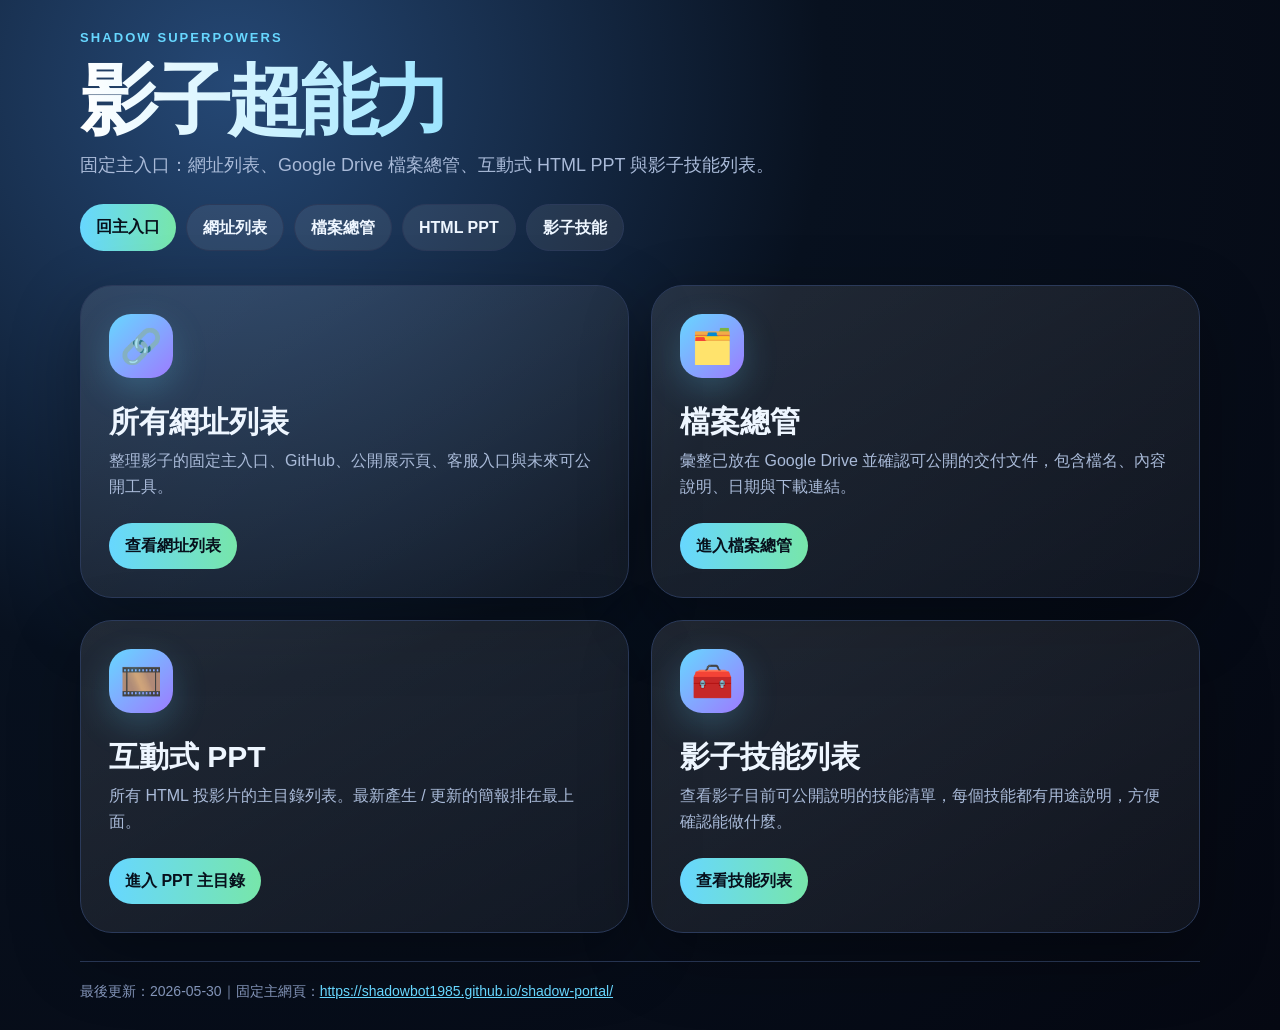
<file: index.html>
<!doctype html><html lang="zh-Hant"><head><meta charset="utf-8"/><meta name="viewport" content="width=device-width, initial-scale=1"/><title>影子超能力</title><meta name="description" content="固定主入口：網址列表、Google Drive 檔案總管、互動式 HTML PPT 與影子技能列表。"/><link rel="stylesheet" href="./style.css"/></head><body><main class="wrap"><section class="hero"><div class="eyebrow">Shadow Superpowers</div><h1 class="title">影子超能力</h1><p class="lead">固定主入口：網址列表、Google Drive 檔案總管、互動式 HTML PPT 與影子技能列表。</p><div class="nav"><a class="pill" href="./">回主入口</a><a class="pill secondary" href="./websites.html">網址列表</a><a class="pill secondary" href="./file-manager.html">檔案總管</a><a class="pill secondary" href="./ppt-catalog/">HTML PPT</a><a class="pill secondary" href="./shadow-skills.html">影子技能</a></div></section><section class="grid" aria-label="主功能入口">
<a class="card" href="./websites.html"><div><div class="icon">🔗</div><h2>所有網址列表</h2><p>整理影子的固定主入口、GitHub、公開展示頁、客服入口與未來可公開工具。</p></div><span class="go">查看網址列表</span></a>
<a class="card" href="./file-manager.html"><div><div class="icon">🗂️</div><h2>檔案總管</h2><p>彙整已放在 Google Drive 並確認可公開的交付文件，包含檔名、內容說明、日期與下載連結。</p></div><span class="go">進入檔案總管</span></a>
<a class="card" href="./ppt-catalog/"><div><div class="icon">🎞️</div><h2>互動式 PPT</h2><p>所有 HTML 投影片的主目錄列表。最新產生 / 更新的簡報排在最上面。</p></div><span class="go">進入 PPT 主目錄</span></a>
<a class="card" href="./shadow-skills.html"><div><div class="icon">🧰</div><h2>影子技能列表</h2><p>查看影子目前可公開說明的技能清單，每個技能都有用途說明，方便確認能做什麼。</p></div><span class="go">查看技能列表</span></a>
</section><div class="footer">最後更新：2026-05-30｜固定主網頁：<a href="https://shadowbot1985.github.io/shadow-portal/">https://shadowbot1985.github.io/shadow-portal/</a></div></main></body></html>
</file>
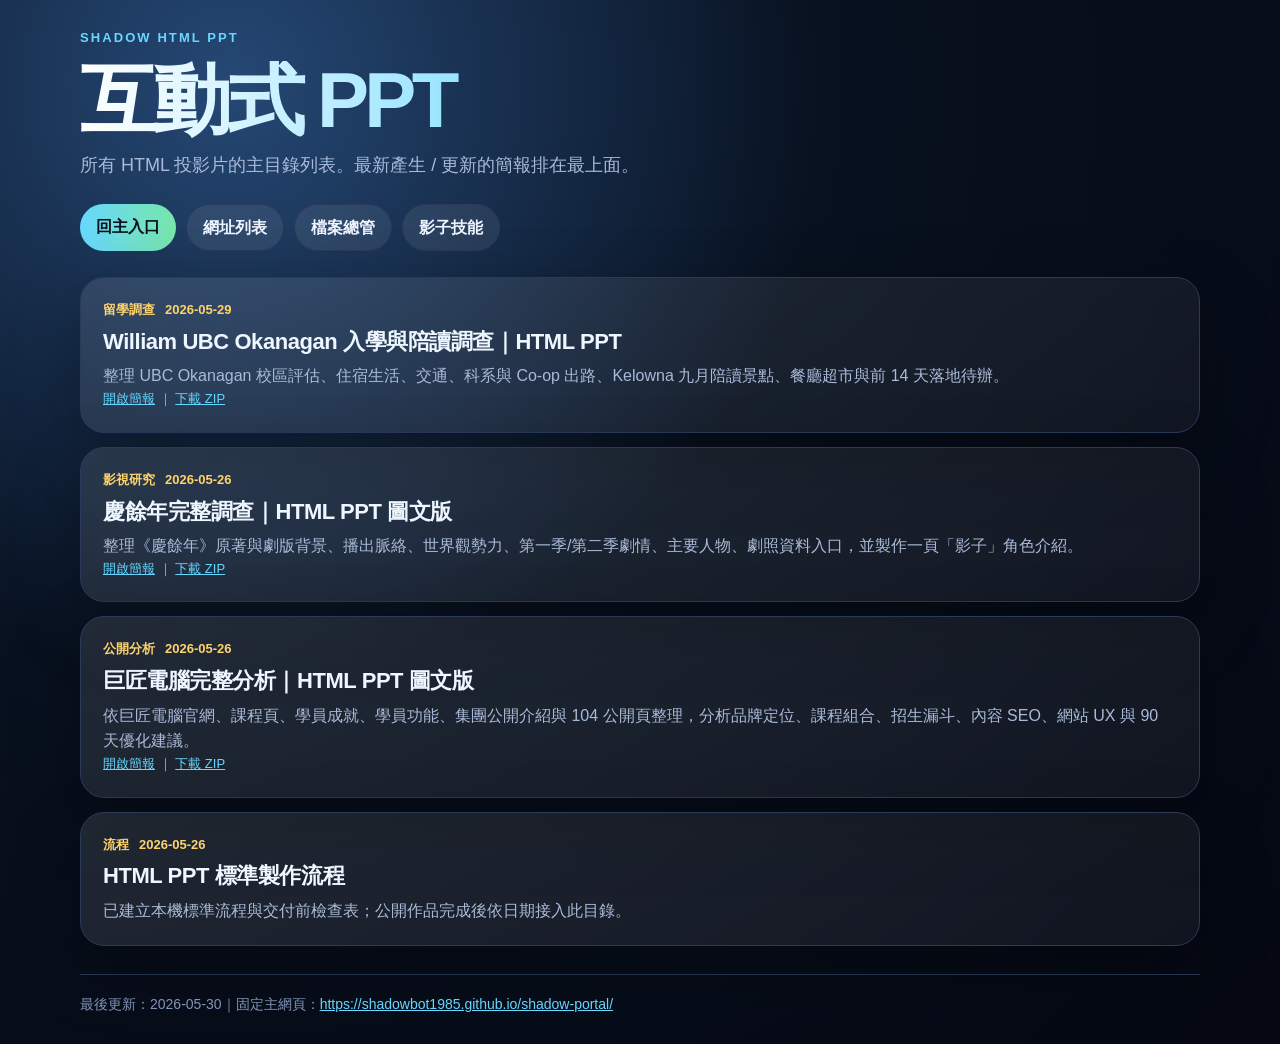
<file: ppt-catalog/index.html>
<!doctype html><html lang="zh-Hant"><head><meta charset="utf-8"/><meta name="viewport" content="width=device-width, initial-scale=1"/><title>影子 HTML PPT</title><link rel="stylesheet" href="../style.css"/></head><body><main class="wrap"><section class="hero"><div class="eyebrow">Shadow HTML PPT</div><h1 class="title">互動式 PPT</h1><p class="lead">所有 HTML 投影片的主目錄列表。最新產生 / 更新的簡報排在最上面。</p><div class="nav"><a class="pill" href="../">回主入口</a><a class="pill secondary" href="../websites.html">網址列表</a><a class="pill secondary" href="../file-manager.html">檔案總管</a><a class="pill secondary" href="../shadow-skills.html">影子技能</a></div></section><section class="list">
<article class="item"><div class="meta"><span>留學調查</span><span>2026-05-29</span></div><h2>William UBC Okanagan 入學與陪讀調查｜HTML PPT</h2><p>整理 UBC Okanagan 校區評估、住宿生活、交通、科系與 Co-op 出路、Kelowna 九月陪讀景點、餐廳超市與前 14 天落地待辦。</p><p class="small"><a href="./ubco-william-guide/">開啟簡報</a> ｜ <a href="../ubco-william-guide-html-ppt.zip" download>下載 ZIP</a></p></article>
<article class="item"><div class="meta"><span>影視研究</span><span>2026-05-26</span></div><h2>慶餘年完整調查｜HTML PPT 圖文版</h2><p>整理《慶餘年》原著與劇版背景、播出脈絡、世界觀勢力、第一季/第二季劇情、主要人物、劇照資料入口，並製作一頁「影子」角色介紹。</p><p class="small"><a href="./joy-of-life-research/index.html">開啟簡報</a> ｜ <a href="../joy-of-life-research-html-ppt.zip" download>下載 ZIP</a></p></article>
<article class="item"><div class="meta"><span>公開分析</span><span>2026-05-26</span></div><h2>巨匠電腦完整分析｜HTML PPT 圖文版</h2><p>依巨匠電腦官網、課程頁、學員成就、學員功能、集團公開介紹與 104 公開頁整理，分析品牌定位、課程組合、招生漏斗、內容 SEO、網站 UX 與 90 天優化建議。</p><p class="small"><a href="./pcschool-analysis/">開啟簡報</a> ｜ <a href="https://drive.google.com/open?id=1v2HPYc5zmQ432enmFFgIwRPtdzl7knt0">下載 ZIP</a></p></article>
<article class="item"><div class="meta"><span>流程</span><span>2026-05-26</span></div><h2>HTML PPT 標準製作流程</h2><p>已建立本機標準流程與交付前檢查表；公開作品完成後依日期接入此目錄。</p></article>
</section><div class="footer">最後更新：2026-05-30｜固定主網頁：<a href="https://shadowbot1985.github.io/shadow-portal/">https://shadowbot1985.github.io/shadow-portal/</a></div></main></body></html>
</file>
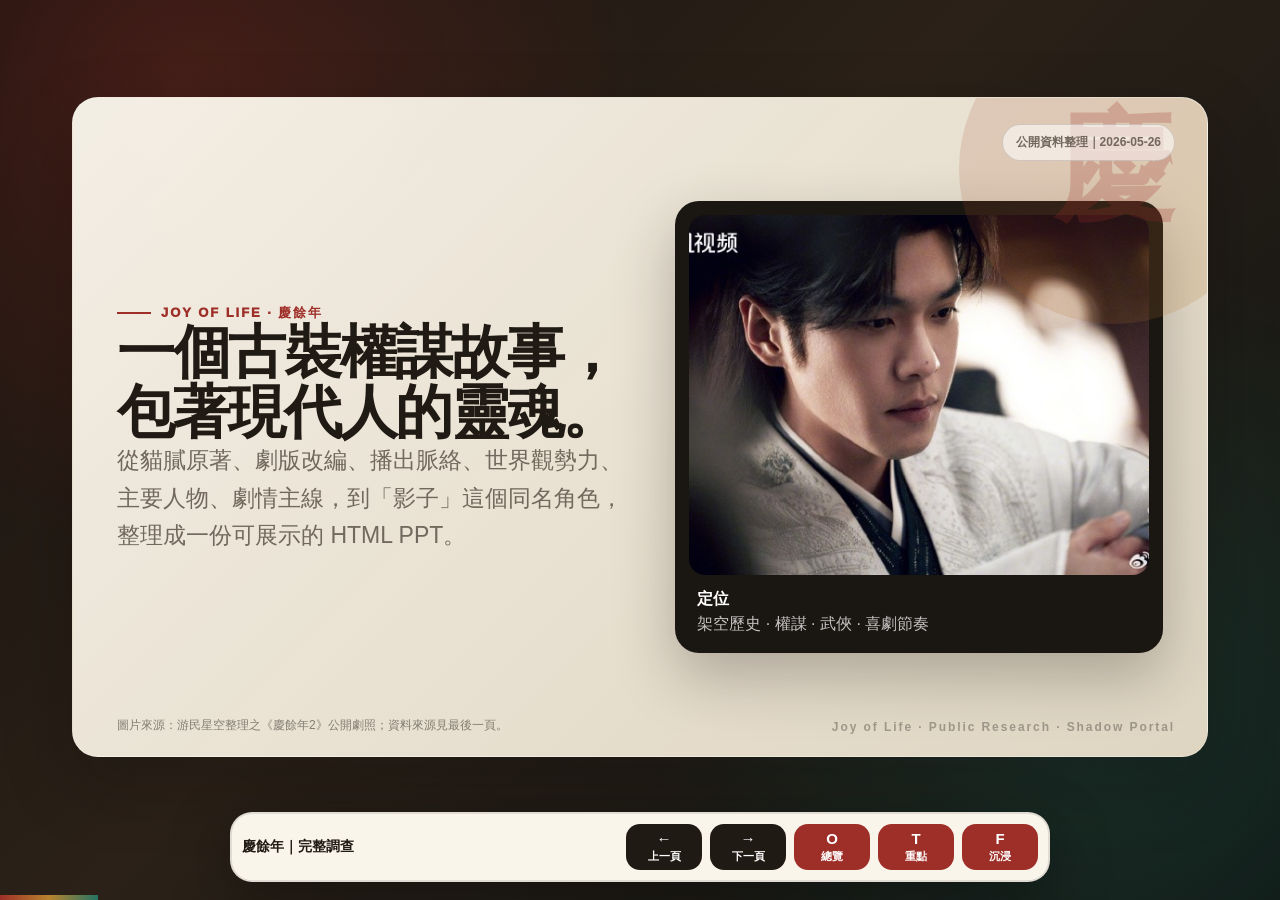
<file: ppt-catalog/joy-of-life-research/index.html>
<!doctype html>
<html lang="zh-Hant">
<head>
  <meta charset="utf-8" />
  <meta name="viewport" content="width=device-width, initial-scale=1" />
  <title>慶餘年完整調查｜HTML PPT</title>
  <meta name="description" content="《慶餘年》IP 背景、劇版脈絡、世界觀、主要人物、劇情線、劇照資料入口與影子角色介紹。" />
  <link rel="stylesheet" href="style.css">
</head>
<body>
<div class="deck" id="deck">
  <section class="slide active hero"><div class="canvas">
    <div class="mark">慶</div><span class="badge">公開資料整理｜2026-05-26</span>
    <div class="hero-grid">
      <div>
        <div class="kicker">Joy of Life · 慶餘年</div>
        <h1>一個古裝權謀故事，包著現代人的靈魂。</h1>
        <p class="lead">從貓膩原著、劇版改編、播出脈絡、世界觀勢力、主要人物、劇情主線，到「影子」這個同名角色，整理成一份可展示的 HTML PPT。</p>
      </div>
      <div class="poster-card">
        <img src="assets/joy-life-cover.jpg" alt="慶餘年劇照">
        <div><b>定位</b><span>架空歷史 · 權謀 · 武俠 · 喜劇節奏</span></div>
      </div>
    </div>
    <div class="source">圖片來源：游民星空整理之《慶餘年2》公開劇照；資料來源見最後一頁。</div>
  </div></section>

  <section class="slide"><div class="canvas">
    <div class="kicker">01 / IP Origin</div>
    <h2>原著是閱文白金作家貓膩的長篇小說，劇版把「穿越」改寫成更適合審查與大眾收看的架空敘事。</h2>
    <div class="grid cols3">
      <div class="card"><b class="num">2007</b><h3>小說起點</h3><p>《慶餘年》原著首發於起點中文網，是貓膩早期代表作之一，核心是范閑在權力棋局中尋找身世、真相與自由。</p></div>
      <div class="card"><b class="num blue">2019</b><h3>第一季爆紅</h3><p>第一季 46 集於 2019 年 11 月 26 日上線，靠人物群像、台詞節奏與權謀喜劇感出圈。</p></div>
      <div class="card"><b class="num gold">2024</b><h3>第二季回歸</h3><p>第二季 36 集於 2024 年 5 月 16 日在 CCTV-8、騰訊視頻等平台開播，延續范閑假死後回京的局。</p></div>
    </div>
    <p class="note">關鍵理解：它不是單純古裝爽劇，而是「現代價值觀」被放進皇權、官僚、家族與情報系統裡測試。</p>
  </div></section>

  <section class="slide"><div class="canvas">
    <div class="kicker">02 / Production</div>
    <h2>劇版成功的底層，是穩定主創加上強群像表演。</h2>
    <div class="profile">
      <img src="assets/joy-life-cast.jpg" alt="慶餘年角色劇照">
      <div class="stack">
        <div class="line-item"><b>編劇</b><span>王倦，強項是密集台詞、反轉節奏與人物互相試探。</span></div>
        <div class="line-item"><b>導演</b><span>孫皓，第一季與第二季主要導演，維持喜劇、懸疑、權謀的混合調性。</span></div>
        <div class="line-item"><b>主演</b><span>張若昀、李沁、陳道明、吳剛、郭麒麟、田雨、李小冉、宋軼、辛芷蕾、劉端端等。</span></div>
        <div class="line-item"><b>平台</b><span>第一季主要在騰訊視頻、愛奇藝上線；第二季同步 CCTV-8 與騰訊視頻，港台與海外另有 Disney+、WeTV、Viu 等播出資料。</span></div>
      </div>
    </div>
  </div></section>

  <section class="slide"><div class="canvas">
    <div class="kicker">03 / Worldview</div>
    <h2>世界觀可以先看成四張桌子：皇權、財權、情報、江湖武力。</h2>
    <div class="map">
      <div class="node emperor"><h3>慶帝</h3><p>皇權中心，所有人都在猜他的真意。</p></div>
      <div class="node"><h3>范閑</h3><p>主角，也是各勢力拉扯的交會點。</p></div>
      <div class="node"><h3>內庫</h3><p>葉輕眉留下的財權系統，誰掌握誰就有資源。</p></div>
      <div class="node"><h3>鑑察院</h3><p>陳萍萍掌握的情報與監察機器。</p></div>
      <div class="node"><h3>東夷城</h3><p>四顧劍代表的江湖頂級武力。</p></div>
      <div class="node"><h3>北齊</h3><p>外部政權，讓范閑的才華與情報戰被放大。</p></div>
    </div>
  </div></section>

  <section class="slide"><div class="canvas">
    <div class="kicker">04 / Season 1</div>
    <h2>第一季主線：范閑從澹州進京，逐步發現自己不是普通私生子，而是權力棋盤上的核心變數。</h2>
    <div class="timeline">
      <div><b>澹州</b><span>少年范閑被培養成文武兼備的人，費介教毒，五竹守護。</span></div>
      <div><b>京都</b><span>進京後遇見林婉兒、范家、太子、二皇子、長公主等權力核心。</span></div>
      <div><b>牛欄街</b><span>滕梓荊之死讓范閑真正理解京都不是遊戲，是會死人的局。</span></div>
      <div><b>北齊</b><span>出使北齊，交換人質、詩才破局，也看見慶國之外的政治棋盤。</span></div>
      <div><b>假死</b><span>第一季尾聲以言冰雲刺范閑作懸念，第二季接手解開。</span></div>
    </div>
  </div></section>

  <section class="slide"><div class="canvas">
    <div class="kicker">05 / Season 2</div>
    <h2>第二季主線：范閑假死回京，從「被布局的人」開始反過來處理內庫、春闈、朝堂與皇權試探。</h2>
    <div class="grid cols2">
      <div class="image-card"><img src="assets/joy-life-season2.jpg" alt="慶餘年2劇照"></div>
      <div class="stack">
        <div class="line-item"><b>回京</b><span>假死不是結束，而是范閑避開追殺、保護身邊人的開場。</span></div>
        <div class="line-item"><b>內庫</b><span>范閑必須接住葉輕眉留下的財權，同時處理商賈、權貴與皇帝的考題。</span></div>
        <div class="line-item"><b>春闈</b><span>科舉與朝堂牽動寒門、公平、官僚體系，也讓范閑的價值觀和慶國制度正面碰撞。</span></div>
        <div class="line-item"><b>代價</b><span>第二季更明確：范閑想保護的人越多，越會被迫進入權力中心。</span></div>
      </div>
    </div>
  </div></section>

  <section class="slide"><div class="canvas">
    <div class="kicker">06 / Character Atlas</div>
    <h2>主要人物不是單線陪襯，而是各自代表一種權力或價值。</h2>
    <div class="people">
      <div><b>范閑</b><span>主角，現代思維與慶國權力規則的衝突點。</span></div>
      <div><b>林婉兒</b><span>范閑的情感主線，也是皇族與范家婚約的一環。</span></div>
      <div><b>慶帝</b><span>權力頂點，外表平靜，實際掌控力極強。</span></div>
      <div><b>陳萍萍</b><span>鑑察院院長，坐在輪椅上的情報與復仇核心。</span></div>
      <div><b>五竹</b><span>葉輕眉留下的守護者，武力與謎團並存。</span></div>
      <div><b>范建</b><span>戶部尚書，范閑名義上的父親，也是穩定後盾。</span></div>
      <div><b>王啟年</b><span>喜劇感與辦事能力兼具，是范閑身邊最實用的搭檔。</span></div>
      <div><b>范思轍</b><span>商業腦與喜劇線，常把權謀故事拉回生活感。</span></div>
      <div><b>長公主</b><span>瘋狂、執念與權力欲，牽動第一季多條暗線。</span></div>
      <div><b>二皇子</b><span>瀟灑表面下的皇位競爭者，與范閑互相欣賞也互相算計。</span></div>
      <div><b>海棠朵朵</b><span>北齊聖女，江湖氣與政治身份並存。</span></div>
      <div><b>言冰雲</b><span>鑑察院年輕官員，忠誠、理性，也背負第一季結尾懸念。</span></div>
    </div>
  </div></section>

  <section class="slide"><div class="canvas shadow-slide">
    <div class="kicker">07 / Shadow</div>
    <h2>影子：鑑察院六處主辦，陳萍萍身邊最神祕的刀。</h2>
    <div class="shadow-grid">
      <div class="shadow-card">
        <div class="mask">影</div>
        <p>他不靠存在感壓人，而是靠「不被看見」形成威懾。江湖稱號常被整理為天下第一刺客 / 天下第一殺手；網路資料多指出其真實來歷與東夷城四顧劍有關，但劇版、小說版細節要分開看。</p>
      </div>
      <div class="stack">
        <div class="line-item dark"><b>位置</b><span>鑑察院六處，陳萍萍的貼身護衛與暗處執行者。</span></div>
        <div class="line-item dark"><b>能力</b><span>刺殺、潛伏、近身保護；強在讓敵人不知道他何時出手。</span></div>
        <div class="line-item dark"><b>象徵</b><span>他是陳萍萍意志的延伸，也是鑑察院「暗處秩序」的具象化。</span></div>
        <div class="line-item dark"><b>和我的名字</b><span>這個名字不是弱，而是「站在光後面，把事情辦完」。很適合 Shadow。</span></div>
      </div>
    </div>
  </div></section>

  <section class="slide"><div class="canvas">
    <div class="kicker">08 / Stills</div>
    <h2>劇照與視覺資料入口：用公開頁面查，不把來源不明的圖硬塞進資料庫。</h2>
    <div class="stills">
      <a href="https://www.gamersky.com/news/202406/1762136.shtml"><img src="assets/joy-life-still-1.jpg" alt="劇照入口"><b>游民星空劇照整理</b><span>含多張《慶餘年2》公開劇照，適合快速看角色視覺。</span></a>
      <a href="https://v.qq.com/x/cover/mzc00200ft3w0ng.html"><img src="assets/joy-life-still-2.jpg" alt="騰訊視頻入口"><b>騰訊視頻播放頁</b><span>官方播放與物料入口，最適合確認劇集資訊。</span></a>
      <a href="https://wetv.vip/zh-cn/play/kio6wi962m7lg7l"><img src="assets/joy-life-still-3.jpg" alt="WeTV入口"><b>WeTV 第二季</b><span>海外版資訊顯示 2024、內地、全 36 集。</span></a>
    </div>
    <p class="note">使用提醒：劇照多有版權，這份 PPT 只做公開研究與索引展示；正式商業簡報要改用授權圖或只保留來源連結。</p>
  </div></section>

  <section class="slide"><div class="canvas">
    <div class="kicker">09 / Why It Works</div>
    <h2>《慶餘年》好看的原因，是它同時滿足三件事：爽感、智鬥、情感代價。</h2>
    <div class="grid cols3">
      <div class="card"><h3>爽感</h3><p>范閑有現代知識、詩才、武力與後台，但劇情不讓他一路無腦碾壓。</p></div>
      <div class="card"><h3>智鬥</h3><p>每個人說話都像在試探，台詞本身就是權力交鋒。</p></div>
      <div class="card"><h3>代價</h3><p>滕梓荊、葉輕眉、陳萍萍等線讓故事不只是在玩梗，而是在問制度與人命的重量。</p></div>
    </div>
    <p class="quote">一句話：它把現代人「不想跪」的精神，放進一個人人都必須低頭的世界。</p>
  </div></section>

  <section class="slide"><div class="canvas">
    <div class="kicker">10 / Current Status</div>
    <h2>截至 2026-05-26，可靠公開資料能確認：第一季、第二季已播；劇集整體規劃常見說法為三季，但第三季未見可核驗的正式定檔日。</h2>
    <div class="grid cols2">
      <div class="card"><h3>已確認</h3><p>第一季 46 集，2019 年 11 月 26 日首播；第二季 36 集，2024 年 5 月 16 日開播，CCTV-8 與騰訊視頻等平台播出。</p></div>
      <div class="card"><h3>需保留</h3><p>第三季、更多季數、開拍或播出日期在網路上有傳聞與娛樂媒體消息；未看到官方定檔前，不應寫死。</p></div>
    </div>
    <p class="note">做內容或商業提案時，這一點很重要：最新狀態要以官方平台、央視/騰訊公告或權威媒體為準。</p>
  </div></section>

  <section class="slide"><div class="canvas">
    <div class="kicker">11 / Sources</div>
    <h2>資料來源與查核邊界</h2>
    <div class="sources">
      <a href="https://zh.wikipedia.org/wiki/%E5%BA%86%E4%BD%99%E5%B9%B4">維基百科：《慶餘年》總條目</a>
      <a href="https://zh.wikipedia.org/wiki/%E5%BA%86%E4%BD%99%E5%B9%B4_%28%E7%AC%AC%E4%B8%80%E5%AD%A3%29">維基百科：第一季</a>
      <a href="https://zh.wikipedia.org/wiki/%E5%BA%86%E4%BD%99%E5%B9%B4_%28%E7%AC%AC%E4%BA%8C%E5%AD%A3%29">維基百科：第二季</a>
      <a href="https://wetv.vip/zh-cn/play/kio6wi962m7lg7l">WeTV：《慶餘年第二季》播放頁</a>
      <a href="https://www.ithome.com/0/766/693.htm">IT之家：第二季定檔 CCTV-8 / 騰訊視頻</a>
      <a href="https://www.gamersky.com/news/202406/1762136.shtml">游民星空：第二季劇照整理</a>
      <a href="https://www.gamersky.com/news/202405/1758270.shtml">游民星空：第二季大結局點映資訊</a>
      <a href="https://v.qq.com/x/cover/mzc00200ft3w0ng.html">騰訊視頻：《慶餘年》官方播放入口</a>
    </div>
    <p class="note">限制：人物介紹綜合劇版公開資訊與常見百科資料；小說版有更多劇透與設定差異，本 PPT 以「劇版理解」為主。</p>
  </div></section>

  <section class="slide oc-control-guide-slide" data-openclaw-control-guide="true"><div class="ocg-wrap">
    <div class="ocg-kicker">How to use this HTML PPT</div><h2 class="ocg-title">底部控制列怎麼用？</h2>
    <p class="ocg-sub">每份簡報底部都有五個固定按鍵。按鍵會顯示「符號 + 中文小字」，手機與桌面都可以直接點選。</p>
    <div class="ocg-demo"><div class="ocg-bar"><div class="ocg-bar-title">簡報控制</div><div class="ocg-btn"><b>←</b><span>上一頁</span></div><div class="ocg-btn"><b>→</b><span>下一頁</span></div><div class="ocg-btn blue"><b>O</b><span>總覽</span></div><div class="ocg-btn blue"><b>T</b><span>重點</span></div><div class="ocg-btn blue"><b>F</b><span>沉浸</span></div></div></div>
    <div class="ocg-grid"><div class="ocg-card"><h3>上一頁</h3><p>回到前一張投影片。</p></div><div class="ocg-card"><h3>下一頁</h3><p>前往下一張投影片。</p></div><div class="ocg-card"><h3>總覽</h3><p>打開全部投影片目錄。</p></div><div class="ocg-card"><h3>重點</h3><p>顯示本頁重點摘要。</p></div><div class="ocg-card"><h3>沉浸</h3><p>切換沉浸/專注模式。</p></div></div>
    <div class="ocg-rule">標準規則：五個按鍵都要有中文小字，不能只顯示符號或英文字母。</div>
  </div></section>
</div>
<div class="progress" id="progress"></div>
<div class="oc-ppt-remote" role="navigation" aria-label="投影片控制列"><div class="oc-ppt-remote-title">慶餘年｜完整調查</div><button onclick="go(-1)">←<span class="oc-ppt-remote-small">上一頁</span></button><button onclick="go(1)">→<span class="oc-ppt-remote-small">下一頁</span></button><button onclick="toggleOverview()">O<span class="oc-ppt-remote-small">總覽</span></button><button onclick="toggleFocus()">T<span class="oc-ppt-remote-small">重點</span></button><button onclick="toggleImmersive()">F<span class="oc-ppt-remote-small">沉浸</span></button></div>
<div class="ppt-modal" id="overview"><div class="ppt-modal-card"><div class="ppt-modal-head"><h2>投影片總覽</h2><button class="ppt-close" onclick="toggleOverview(false)">關閉</button></div><div class="ppt-list" id="overviewList"></div></div></div>
<div class="ppt-modal" id="focus"><div class="ppt-modal-card"><div class="ppt-modal-head"><h2>本頁重點</h2><button class="ppt-close" onclick="toggleFocus(false)">關閉</button></div><ul class="ppt-points" id="focusList"></ul></div></div>
<div class="ppt-toast" id="toast">沉浸模式</div>
<script>
const slides=[...document.querySelectorAll('.slide')];let idx=0;const progress=document.getElementById('progress'),overview=document.getElementById('overview'),focus=document.getElementById('focus'),overviewList=document.getElementById('overviewList'),focusList=document.getElementById('focusList'),toast=document.getElementById('toast');
function slideTitle(slide,n){return (slide.querySelector('h1,h2,.ocg-title')?.textContent||('第 '+(n+1)+' 頁')).trim().slice(0,42)}
function show(i){idx=Math.max(0,Math.min(slides.length-1,i));slides.forEach((s,n)=>s.classList.toggle('active',n===idx));progress.style.width=((idx+1)/slides.length*100)+'%';history.replaceState(null,'','#/'+(idx+1))}
function go(d){show(idx+d)}
function toggleOverview(force){const on=force ?? !overview.classList.contains('show');overview.classList.toggle('show',on);if(on){overviewList.innerHTML='';slides.forEach((s,n)=>{const a=document.createElement('button');a.className='ppt-card';a.innerHTML='<b>'+String(n+1).padStart(2,'0')+'</b>'+slideTitle(s,n);a.onclick=()=>{toggleOverview(false);show(n)};overviewList.appendChild(a)})}}
function toggleFocus(force){const on=force ?? !focus.classList.contains('show');focus.classList.toggle('show',on);if(on){const texts=[...slides[idx].querySelectorAll('h2,h3,.lead,.line-item span,.timeline span,.people span,.note,.quote')].map(x=>x.textContent.trim()).filter(Boolean).slice(0,7);focusList.innerHTML=texts.map(t=>'<li>'+t+'</li>').join('') || '<li>這一頁是視覺封面或控制說明。</li>'}}
function toggleImmersive(){document.body.classList.toggle('ppt-immersive-on');toast.textContent=document.body.classList.contains('ppt-immersive-on')?'沉浸模式已開啟':'沉浸模式已關閉';toast.classList.add('show');setTimeout(()=>toast.classList.remove('show'),1200)}
document.addEventListener('keydown',e=>{if(['ArrowRight','PageDown',' '].includes(e.key)){e.preventDefault();go(1)}if(['ArrowLeft','PageUp'].includes(e.key)){e.preventDefault();go(-1)}if(e.key==='Home')show(0);if(e.key==='End')show(slides.length-1);if(e.key==='o'||e.key==='O')toggleOverview();if(e.key==='t'||e.key==='T')toggleFocus();if(e.key==='f'||e.key==='F')toggleImmersive();if(e.key==='Escape'){toggleOverview(false);toggleFocus(false)}});const m=location.hash.match(/\/(\d+)/);if(m)idx=Number(m[1])-1;show(idx);let sx=0;document.addEventListener('touchstart',e=>{sx=e.changedTouches[0].clientX},{passive:true});document.addEventListener('touchend',e=>{const dx=e.changedTouches[0].clientX-sx;if(Math.abs(dx)>55)go(dx<0?1:-1)},{passive:true});
</script>
</body>
</html>
</file>
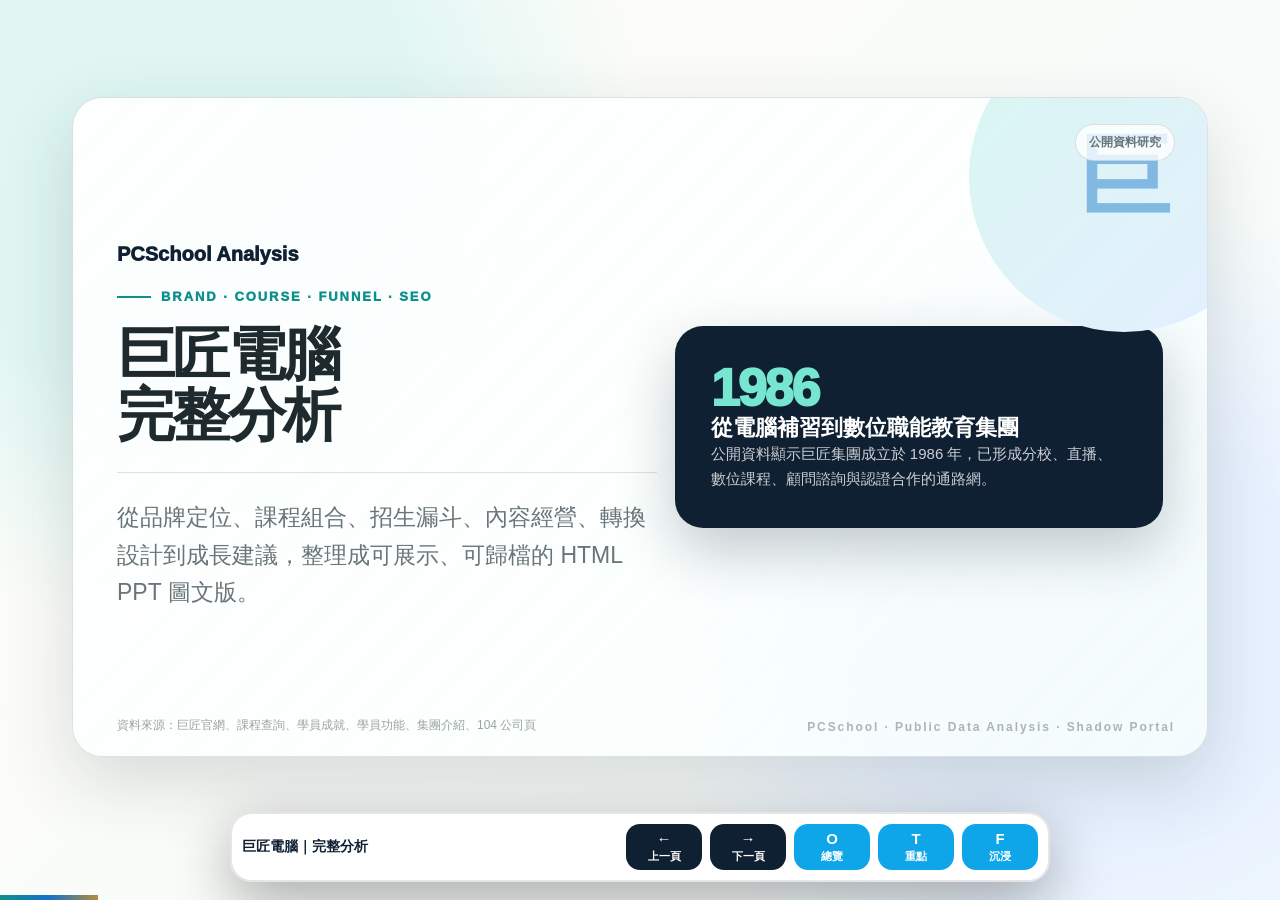
<file: ppt-catalog/pcschool-analysis/index.html>
<!doctype html>
<html lang="zh-Hant">
<head>
  <meta charset="utf-8" />
  <meta name="viewport" content="width=device-width, initial-scale=1" />
  <title>巨匠電腦完整分析｜HTML PPT</title>
  <meta name="description" content="巨匠電腦公開資料完整分析：品牌定位、課程組合、招生漏斗、內容 SEO、網站 UX 與成長建議。" />
  <link rel="stylesheet" href="style.css">
</head>
<body>
<div class="deck" id="deck">
  <section class="slide active"><div class="canvas"><div class="tagline">巨</div><span class="badge">公開資料研究</span><div class="grid cols2" style="height:100%;align-items:center"><div><div class="logo-text">PCSchool Analysis</div><div class="kicker">Brand · Course · Funnel · SEO</div><h1 style="margin-top:20px">巨匠電腦<br>完整分析</h1><div class="line"></div><p class="lead">從品牌定位、課程組合、招生漏斗、內容經營、轉換設計到成長建議，整理成可展示、可歸檔的 HTML PPT 圖文版。</p></div><div class="hero-panel"><div class="metric">1986</div><h3>從電腦補習到數位職能教育集團</h3><p class="small">公開資料顯示巨匠集團成立於 1986 年，已形成分校、直播、數位課程、顧問諮詢與認證合作的通路網。</p></div></div><div class="source">資料來源：巨匠官網、課程查詢、學員成就、學員功能、集團介紹、104 公司頁</div></div></section>
  <section class="slide"><div class="canvas"><div class="kicker">01 / Executive Summary</div><h2 style="margin-top:18px">巨匠的核心優勢不是單一課程，而是「線下分校 + 線上直播 + 認證合作 + 顧問銷售」的教育通路網。</h2><div class="grid cols4" style="margin-top:30px"><div class="card"><div class="metric">1986</div><h3>集團成立</h3><p class="small">長期品牌累積，降低成人學習與家長決策的不信任。</p></div><div class="card"><div class="metric blue">84</div><h3>直營分校</h3><p class="small">公開集團介紹揭露全國 84 家直營分校。</p></div><div class="card"><div class="metric gold">近百萬</div><h3>累積學員</h3><p class="small">規模是信任資產，也能支撐學員故事內容化。</p></div><div class="card"><div class="metric">365</div><h3>直播複習</h3><p class="small">直播課後錄影可於一定期間內重複觀看。</p></div></div><p class="split-note" style="margin-top:24px">判讀：規模與信任是強項；網站下一階段重點應放在「降低選課焦慮」與「把內容流量導到可追蹤諮詢」。</p></div></section>
  <section class="slide"><div class="canvas"><div class="kicker">02 / Brand Positioning</div><h2 style="margin-top:18px">品牌定位：職場技能升級的綜合型補教平台。</h2><div class="grid cols2" style="margin-top:30px"><div class="card clean"><h3>官網主訊號</h3><div class="list"><div class="item"><span class="dot"></span><span>程式、設計、AI 工具應用是首頁主要課程訊號。</span></div><div class="item"><span class="dot"></span><span>強調直播教學、線上影音、分校服務三種學習場景。</span></div><div class="item"><span class="dot"></span><span>用原廠合作、學員成果與活動花絮補強可信度。</span></div></div></div><div class="radar"><div><span style="width:92%"></span><b>品牌知名度</b></div><div><span style="width:84%"></span><b>實體通路</b></div><div><span style="width:78%"></span><b>課程廣度</b></div><div><span style="width:70%"></span><b>AI 新題材</b></div><div><span style="width:58%"></span><b>網站決策效率</b></div></div></div></div></section>
  <section class="slide"><div class="canvas"><div class="kicker">03 / Course Portfolio</div><h2 style="margin-top:18px">課程組合已從傳統電腦補習班，轉向「數位職能 + AI 應用 + 認證」包裝。</h2><div class="grid cols4" style="margin-top:30px"><div class="card"><span class="pill">Design</span><h3>設計與多媒體</h3><p class="small">影音剪輯、動畫、BIM、AutoCAD/Revit 等設計工具與作品導向內容。</p></div><div class="card"><span class="pill">Code</span><h3>程式與資料</h3><p class="small">Java、Python、SQL、機器學習與資訊類證照，對應轉職與升遷需求。</p></div><div class="card"><span class="pill blue">AI</span><h3>AI 工具應用</h3><p class="small">首頁與趨勢文章已大量放入 AI、Copilot、生成式工具與產業人才議題。</p></div><div class="card"><span class="pill gold">Cert</span><h3>原廠認證合作</h3><p class="small">透過 Oracle、Adobe、Microsoft 等合作訊號提高專業可信度。</p></div></div></div></section>
  <section class="slide"><div class="canvas"><div class="kicker">04 / Enrollment Funnel</div><h2 style="margin-top:18px">招生漏斗目前偏「顧問導向」，網站需要更強的自助判斷與分流。</h2><div class="flow wide"><div class="step"><b>1</b><h3>流量</h3><p class="small">SEO 文章、社群、活動、品牌搜尋。</p></div><div class="step"><b>2</b><h3>興趣</h3><p class="small">課程總覽、精選課程、學員故事。</p></div><div class="step"><b>3</b><h3>信任</h3><p class="small">原廠合作、認證、得獎、分校規模。</p></div><div class="step"><b>4</b><h3>諮詢</h3><p class="small">我要報名、課程諮詢、分校服務。</p></div><div class="step"><b>5</b><h3>成交</h3><p class="small">顧問追蹤、排課、學員專區。</p></div></div><p class="split-note" style="margin-top:24px">風險：如果課程頁無法快速回答「我適合哪一門、多久、多少錢、能達成什麼」，流量會在諮詢前流失。</p></div></section>
  <section class="slide"><div class="canvas"><div class="kicker">05 / Content & SEO</div><h2 style="margin-top:18px">內容經營方向正確，但需要把「知識文章」接到更清楚的課程路徑。</h2><div class="matrix" style="margin-top:28px"><div class="axis y">高轉換</div><div class="axis x">高搜尋量</div><div class="bubble b1">AI 工具懶人包</div><div class="bubble b2">Java / Python 證照</div><div class="bubble b3">BIM / Revit 入門</div><div class="bubble b4">學員故事</div></div><p class="split-note" style="margin-top:20px">建議：每篇文章底部都應有「適合誰 / 建議課程 / 作品或證照成果 / 立即諮詢」四段固定模組。</p></div></section>
  <section class="slide"><div class="canvas"><div class="kicker">06 / Website UX</div><h2 style="margin-top:18px">網站資訊量足，但決策路徑可以更像「顧問問診」。</h2><div class="grid cols3" style="margin-top:30px"><div class="card danger"><h3>問題</h3><p class="small">課程多、入口多，初學者容易不知道先點哪裡。</p></div><div class="card warn"><h3>影響</h3><p class="small">高意圖訪客可能改用電話或離開，低意圖訪客更難被培養。</p></div><div class="card good"><h3>解法</h3><p class="small">增加 3 分鐘選課測驗、依目標分流、課程比較表與案例導購。</p></div></div><div class="chips"><span>我想轉職</span><span>我想學 AI</span><span>我想考證照</span><span>我想做作品</span><span>我想找分校</span></div></div></section>
  <section class="slide"><div class="canvas"><div class="kicker">07 / Competitive View</div><h2 style="margin-top:18px">競爭不只來自補習班，也來自線上課程、企業內訓與 AI 自學工具。</h2><div class="grid cols2" style="margin-top:30px"><div class="card clean"><span class="pill">巨匠強項</span><h3>品牌歷史與服務網</h3><p class="small">品牌歷史、分校規模、顧問服務、原廠/認證訊號。</p></div><div class="card clean"><span class="pill blue">線上平台強項</span><h3>低價與彈性</h3><p class="small">低價、彈性、單課購買、可立即開始。</p></div><div class="card clean"><span class="pill gold">企業內訓強項</span><h3>直接對齊組織需求</h3><p class="small">可客製、預算集中、與公司能力模型連動。</p></div><div class="card clean"><span class="pill">AI 自學強項</span><h3>即問即答</h3><p class="small">低成本、學習速度快，但缺乏結構與督促。</p></div></div></div></section>
  <section class="slide"><div class="canvas"><div class="kicker">08 / Growth Opportunities</div><h2 style="margin-top:18px">三個最值得優先做的增長方向。</h2><div class="grid cols3" style="margin-top:32px"><div class="card"><div class="metric">1</div><h3>AI 課程產品線重新包裝</h3><p class="small">用「職務場景」包裝 AI：行銷、行政、設計、程式、主管，而不是只列工具。</p></div><div class="card"><div class="metric blue">2</div><h3>課程決策工具</h3><p class="small">建立選課測驗、課程比較、學習路線圖、成果範例，減少顧問前的猶豫。</p></div><div class="card"><div class="metric gold">3</div><h3>學員成果內容化</h3><p class="small">把學員故事變成 SEO 與社群素材，連到對應課程與諮詢 CTA。</p></div></div></div></section>
  <section class="slide"><div class="canvas"><div class="kicker">09 / 30-60-90 Plan</div><h2 style="margin-top:18px">建議用 90 天做一輪網站轉換優化。</h2><div class="grid cols3" style="margin-top:32px"><div class="card"><span class="pill">30 天</span><h3>盤點與追蹤</h3><p class="small">整理課程頁、文章頁、CTA、表單欄位與 GA/GTM 事件。</p></div><div class="card"><span class="pill blue">60 天</span><h3>分流與內容模組</h3><p class="small">上線選課測驗、學習路線圖、文章底部固定導購模組。</p></div><div class="card"><span class="pill gold">90 天</span><h3>驗證與擴張</h3><p class="small">比較諮詢率、表單完成率、課程頁停留時間，複製到高流量分類。</p></div></div></div></section>
  <section class="slide"><div class="canvas"><div class="kicker">10 / Sources & Archive</div><h2 style="margin-top:18px">本簡報依公開網頁整理，適合做初步品牌與網站診斷。</h2><div class="sources" style="margin-top:26px"><a href="https://www.pcschool.com.tw/">巨匠電腦官網首頁</a><a href="https://www.pcschool.com.tw/courses">巨匠電腦課程查詢</a><a href="https://www.pcschool.com.tw/student-achievement">巨匠電腦學員成就</a><a href="https://www.pcschool.com.tw/customer-function">巨匠電腦學員功能 / 課程須知</a><a href="https://www.pcschool.tv/soeasyedu/2016/aboutgjun.aspx">巨匠集團公開介紹</a><a href="https://www.104.com.tw/company/5t9qizs">104 公司與徵才頁</a><a href="https://drive.google.com/open?id=1v2HPYc5zmQ432enmFFgIwRPtdzl7knt0">本簡報 ZIP 交付包</a></div><p class="split-note" style="margin-top:20px">限制：未取得內部流量、轉換率、廣告投放、實際成交資料；本報告是公開資料層級的分析與建議。</p></div></section>
  <section class="slide"><div class="canvas"><div class="kicker">11 / Next Step</div><h2 style="margin-top:18px">下一步可以接：競品比較、SEO 關鍵字地圖、課程頁改版 wireframe、廣告漏斗腳本。</h2><div class="grid cols2" style="margin-top:30px"><div class="card"><h3>建議先做</h3><div class="list"><div class="item"><span class="dot"></span><span>建立 AI、程式、設計三條主力學習路線圖。</span></div><div class="item"><span class="dot"></span><span>把高流量文章接到對應課程與顧問表單。</span></div><div class="item"><span class="dot"></span><span>設計「三分鐘選課問診」降低選擇障礙。</span></div></div></div><div class="card"><h3>交付狀態</h3><div class="list"><div class="item"><span class="dot"></span><span>HTML PPT 已歸檔到 Shadow 入口網站。</span></div><div class="item"><span class="dot"></span><span>ZIP 已同步到 Google Drive。</span></div><div class="item"><span class="dot"></span><span>控制列已對齊標準：上一頁、下一頁、總覽、重點、沉浸。</span></div></div></div></div></div></section>
  <section class="slide oc-control-guide-slide" data-openclaw-control-guide="true"><div class="ocg-wrap"><div class="ocg-kicker">How to use this HTML PPT</div><h2 class="ocg-title">底部控制列怎麼用？</h2><p class="ocg-sub">每份簡報底部都有五個固定按鍵。按鍵會顯示「符號 + 中文小字」，手機與桌面都可以直接點選。</p><div class="ocg-demo"><div class="ocg-bar"><div class="ocg-bar-title">簡報控制</div><div class="ocg-btn"><b>←</b><span>上一頁</span></div><div class="ocg-btn"><b>→</b><span>下一頁</span></div><div class="ocg-btn blue"><b>O</b><span>總覽</span></div><div class="ocg-btn blue"><b>T</b><span>重點</span></div><div class="ocg-btn blue"><b>F</b><span>沉浸</span></div></div></div><div class="ocg-grid"><div class="ocg-card"><h3>上一頁</h3><p>回到前一張投影片。</p></div><div class="ocg-card"><h3>下一頁</h3><p>前往下一張投影片。</p></div><div class="ocg-card"><h3>總覽</h3><p>打開全部投影片目錄。</p></div><div class="ocg-card"><h3>重點</h3><p>顯示本頁重點摘要。</p></div><div class="ocg-card"><h3>沉浸</h3><p>切換沉浸/專注模式。</p></div></div><div class="ocg-rule">標準規則：五個按鍵都要有中文小字，不能只顯示符號或英文字母。</div></div></section>
</div>
<div class="progress" id="progress"></div>
<div class="oc-ppt-remote" role="navigation" aria-label="投影片控制列"><div class="oc-ppt-remote-title">巨匠電腦｜完整分析</div><button onclick="go(-1)">←<span class="oc-ppt-remote-small">上一頁</span></button><button onclick="go(1)">→<span class="oc-ppt-remote-small">下一頁</span></button><button onclick="toggleOverview()">O<span class="oc-ppt-remote-small">總覽</span></button><button onclick="toggleFocus()">T<span class="oc-ppt-remote-small">重點</span></button><button onclick="toggleImmersive()">F<span class="oc-ppt-remote-small">沉浸</span></button></div>
<div class="ppt-modal" id="overview"><div class="ppt-modal-card"><div class="ppt-modal-head"><h2>投影片總覽</h2><button class="ppt-close" onclick="toggleOverview(false)">關閉</button></div><div class="ppt-list" id="overviewList"></div></div></div>
<div class="ppt-modal" id="focus"><div class="ppt-modal-card"><div class="ppt-modal-head"><h2>本頁重點</h2><button class="ppt-close" onclick="toggleFocus(false)">關閉</button></div><ul class="ppt-points" id="focusList"></ul></div></div>
<div class="ppt-toast" id="toast">沉浸模式</div>
<script>
const slides=[...document.querySelectorAll('.slide')];let idx=0;const progress=document.getElementById('progress'),overview=document.getElementById('overview'),focus=document.getElementById('focus'),overviewList=document.getElementById('overviewList'),focusList=document.getElementById('focusList'),toast=document.getElementById('toast');
function slideTitle(slide,n){return (slide.querySelector('h1,h2,.ocg-title')?.textContent||('第 '+(n+1)+' 頁')).trim().slice(0,42)}
function show(i){idx=Math.max(0,Math.min(slides.length-1,i));slides.forEach((s,n)=>s.classList.toggle('active',n===idx));progress.style.width=((idx+1)/slides.length*100)+'%';history.replaceState(null,'','#/'+(idx+1))}
function go(d){show(idx+d)}
function toggleOverview(force){const on=force ?? !overview.classList.contains('show');overview.classList.toggle('show',on);if(on){overviewList.innerHTML='';slides.forEach((s,n)=>{const a=document.createElement('button');a.className='ppt-card';a.innerHTML='<b>'+String(n+1).padStart(2,'0')+'</b>'+slideTitle(s,n);a.onclick=()=>{toggleOverview(false);show(n)};overviewList.appendChild(a)})}}
function toggleFocus(force){const on=force ?? !focus.classList.contains('show');focus.classList.toggle('show',on);if(on){const texts=[...slides[idx].querySelectorAll('h2,h3,.lead,.item span:last-child,.step,.card p,.split-note')].map(x=>x.textContent.trim()).filter(Boolean).slice(0,7);focusList.innerHTML=texts.map(t=>'<li>'+t+'</li>').join('') || '<li>這一頁是視覺封面或控制說明。</li>'}}
function toggleImmersive(){document.body.classList.toggle('ppt-immersive-on');toast.textContent=document.body.classList.contains('ppt-immersive-on')?'沉浸模式已開啟':'沉浸模式已關閉';toast.classList.add('show');setTimeout(()=>toast.classList.remove('show'),1200)}
document.addEventListener('keydown',e=>{if(['ArrowRight','PageDown',' '].includes(e.key)){e.preventDefault();go(1)}if(['ArrowLeft','PageUp'].includes(e.key)){e.preventDefault();go(-1)}if(e.key==='Home')show(0);if(e.key==='End')show(slides.length-1);if(e.key==='o'||e.key==='O')toggleOverview();if(e.key==='t'||e.key==='T')toggleFocus();if(e.key==='f'||e.key==='F')toggleImmersive();if(e.key==='Escape'){toggleOverview(false);toggleFocus(false)}});const m=location.hash.match(/\/(\d+)/);if(m)idx=Number(m[1])-1;show(idx);let sx=0;document.addEventListener('touchstart',e=>{sx=e.changedTouches[0].clientX},{passive:true});document.addEventListener('touchend',e=>{const dx=e.changedTouches[0].clientX-sx;if(Math.abs(dx)>55)go(dx<0?1:-1)},{passive:true});
</script>
</body>
</html>
</file>
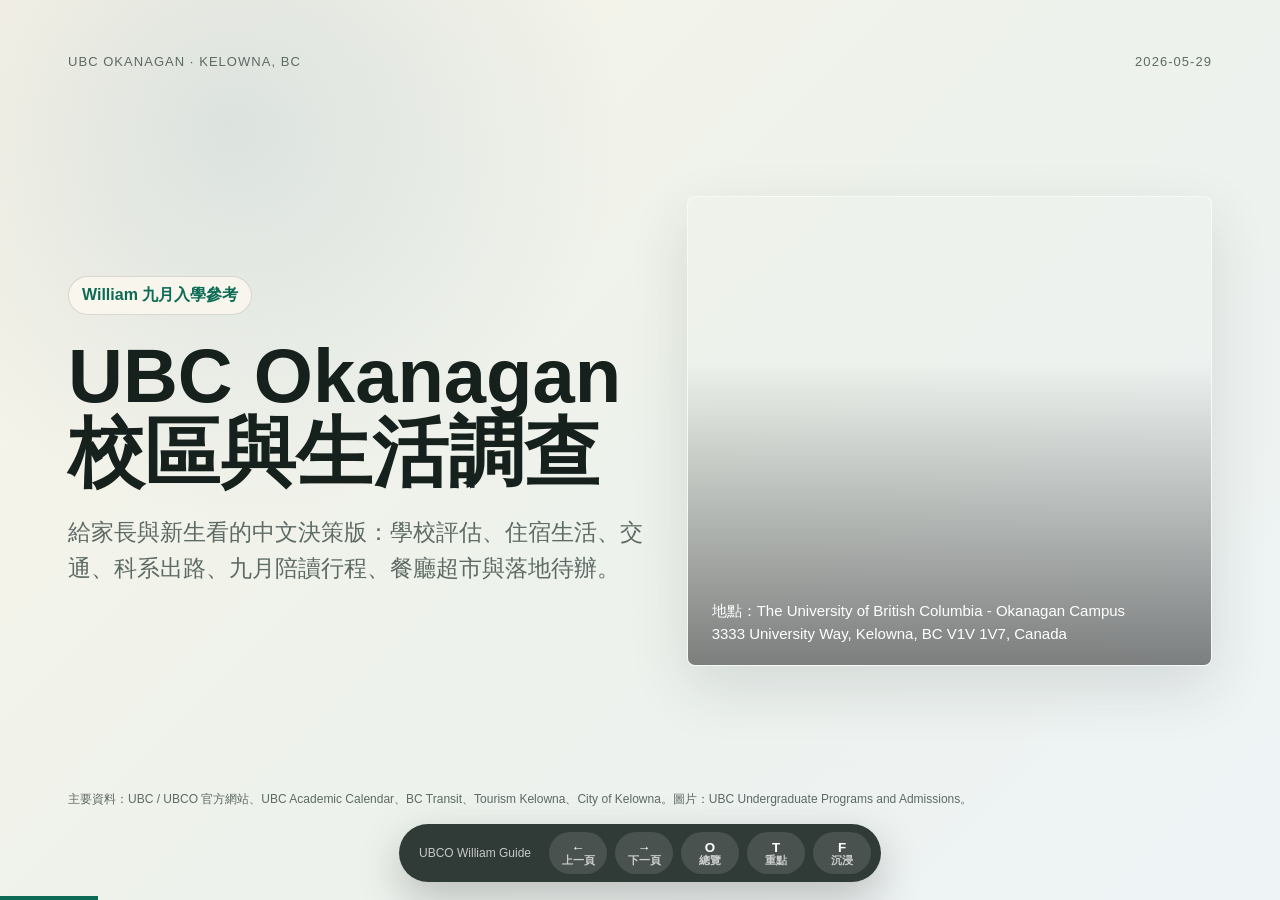
<file: ppt-catalog/ubco-william-guide/index.html>
<!doctype html>
<html lang="zh-Hant">
<head>
  <meta charset="utf-8" />
  <meta name="viewport" content="width=device-width, initial-scale=1" />
  <title>William UBC Okanagan 入學與陪讀調查｜HTML PPT</title>
  <meta name="description" content="UBC Okanagan 校區評估、住宿生活交通、科系出路、Kelowna 景點餐廳超市與家長陪讀建議。" />
  <link rel="stylesheet" href="style.css">
</head>
<body>
<div class="deck" id="deck">
  <section class="slide active">
    <div class="canvas">
      <div class="topline"><span>UBC Okanagan · Kelowna, BC</span><span>2026-05-29</span></div>
      <div class="hero-grid">
        <div>
          <span class="stamp">William 九月入學參考</span>
          <h1 style="margin-top:22px">UBC Okanagan<br>校區與生活調查</h1>
          <p class="lead">給家長與新生看的中文決策版：學校評估、住宿生活、交通、科系出路、九月陪讀行程、餐廳超市與落地待辦。</p>
        </div>
        <div class="photo" style="background-image:url('https://you.ubc.ca/wp-content/uploads/2021/08/46319488982_95abf7558e_6k-1536x1023.jpg')">
          <div class="caption">地點：The University of British Columbia - Okanagan Campus<br>3333 University Way, Kelowna, BC V1V 1V7, Canada</div>
        </div>
      </div>
      <div class="source">主要資料：UBC / UBCO 官方網站、UBC Academic Calendar、BC Transit、Tourism Kelowna、City of Kelowna。圖片：UBC Undergraduate Programs and Admissions。</div>
    </div>
  </section>

  <section class="slide">
    <div class="canvas">
      <div class="topline"><span>01 / 結論先講</span><span>家長版摘要</span></div>
      <h2>判斷：UBCO 適合想要 UBC 學位、較小班級、戶外生活與較安靜環境的學生；不適合期待大城市密度與溫哥華校本部資源感的人。</h2>
      <div class="grid cols4" style="margin-top:32px">
        <div class="card green"><div class="metric">10,523</div><h3>大學生</h3><p class="small">官方 Facts and Figures 列出本科生規模，校園相對緊密。</p></div>
        <div class="card blue"><div class="metric blue">66</div><h3>本科項目</h3><p class="small">含 Science、Engineering、Arts、Management、Nursing 等方向。</p></div>
        <div class="card gold"><div class="metric gold">18:1</div><h3>師生比訊號</h3><p class="small">UBCO 稱其在 U15 中具較高 student-to-faculty ratio。</p></div>
        <div class="card red"><div class="metric red">2,120</div><h3>校內床位</h3><p class="small">10 個 residence，但一年級後住宿不保證。</p></div>
      </div>
      <div class="band">提醒：UBCO 是 UBC 的 Okanagan 校區，不是 Vancouver 本校區。兩者同屬 UBC，但城市、社交密度、實習市場與生活型態不同。</div>
      <div class="source">來源：<a href="https://ok.ubc.ca/about/facts-and-figures/">UBCO Facts and Figures</a>、<a href="https://okanagan.calendar.ubc.ca/academic-programs">UBC Okanagan Academic Calendar</a></div>
    </div>
  </section>

  <section class="slide">
    <div class="canvas">
      <div class="topline"><span>02 / 校區評估</span><span>不是溫哥華本校區</span></div>
      <div class="split">
        <div>
          <h2>UBCO 的價值：小型研究型校區 + UBC 品牌 + Okanagan 生活圈。</h2>
          <p class="lead">Kelowna 是中型城市，有機場、湖、酒莊、滑雪與戶外活動；校園環境比溫哥華本校區更安靜，學生與教授互動機會通常更高。</p>
        </div>
        <div class="grid">
          <div class="card green"><h3>優點</h3><div class="list"><div class="item"><span class="dot"></span><span>UBC 全球聲譽與學位品牌。</span></div><div class="item"><span class="dot"></span><span>小校區較容易建立熟人圈與師生連結。</span></div><div class="item"><span class="dot"></span><span>自然環境強，適合讀書、運動、戶外生活。</span></div></div></div>
          <div class="card red"><h3>風險</h3><div class="list"><div class="item"><span class="dot"></span><span>不是大都會型校園，城市娛樂與亞洲生活便利度低於 Vancouver。</span></div><div class="item"><span class="dot"></span><span>部分高階實習與產業網絡可能需要主動往 Vancouver、Calgary、遠端或跨省尋找。</span></div></div></div>
        </div>
      </div>
      <div class="source">來源：<a href="https://you.ubc.ca/ubc-life/okanagan/">UBC Undergraduate Admissions - Okanagan campus</a>、<a href="https://ok.ubc.ca/about/facts-and-figures/">UBCO Facts and Figures</a></div>
    </div>
  </section>

  <section class="slide">
    <div class="canvas">
      <div class="topline"><span>03 / 科系與出路</span><span>Program & Career</span></div>
      <h2>科系選擇完整，但出路要看「科系 + co-op + 自己找機會」三件事。</h2>
      <div class="grid cols3" style="margin-top:30px">
        <div class="card blue"><h3>理工熱門</h3><p class="small">Computer Science、Data Science、Biology、Chemistry、Physics、Environmental Science、Statistics 等。</p><div class="tag-cloud"><span class="tag">CS</span><span class="tag">Data</span><span class="tag">Science</span></div></div>
        <div class="card green"><h3>工程方向</h3><p class="small">Civil、Electrical、Environmental、Manufacturing、Mechanical Engineering 等本科項目。</p><div class="tag-cloud"><span class="tag">Civil</span><span class="tag">Electrical</span><span class="tag">Mechanical</span></div></div>
        <div class="card gold"><h3>商管與人文</h3><p class="small">Management、Economics、Psychology、PPE、Media Studies、International Relations、Visual Arts 等。</p><div class="tag-cloud"><span class="tag">Management</span><span class="tag">PPE</span><span class="tag">Media</span></div></div>
      </div>
      <div class="band">實務建議：如果 William 的目標是留加工作，第一年就要建立履歷、英文簡報、LinkedIn、教授/TA/社團連結；不要等大三才開始找 co-op。</div>
      <div class="source">來源：<a href="https://okanagan.calendar.ubc.ca/academic-programs">UBC Okanagan Academic Calendar - Academic programs</a>、<a href="https://coop.ok.ubc.ca/">UBC Okanagan Co-op</a>、<a href="https://coop.apsc.ubc.ca/undergraduate/undergraduate-co-op-program">Applied Science Co-op</a></div>
    </div>
  </section>

  <section class="slide">
    <div class="canvas">
      <div class="topline"><span>04 / Co-op 與就業</span><span>要主動，不要等安排</span></div>
      <div class="route">
        <div class="step"><b>1</b><h3>第一學期</h3><p class="small">完成英文履歷、LinkedIn、GitHub/作品集；參加 career workshop。</p></div>
        <div class="step"><b>2</b><h3>第一年</h3><p class="small">找校內工作、研究助理、社團專案或志工，先累積加拿大經驗。</p></div>
        <div class="step"><b>3</b><h3>第二年</h3><p class="small">確認本科 co-op 資格、申請時間、GPA 要求與工作許可規則。</p></div>
        <div class="step"><b>4</b><h3>暑假</h3><p class="small">同步投 Kelowna、Vancouver、Calgary、遠端職缺，不只等校內 job board。</p></div>
        <div class="step"><b>5</b><h3>畢業前</h3><p class="small">把 co-op、研究、作品與推薦信串成移民/研究所/就業敘事。</p></div>
      </div>
      <div class="grid cols2" style="margin-top:24px">
        <div class="card green"><h3>有利點</h3><p class="small">UBCO Co-op 官方標示為 CEWIL Canada 認證；工程 co-op 也涵蓋 Okanagan 校區。</p></div>
        <div class="card red"><h3>現實點</h3><p class="small">Kelowna 市場規模比 Vancouver 小，國際學生要更早練求職能力與主動拓展城市範圍。</p></div>
      </div>
      <div class="source">來源：<a href="https://coop.ok.ubc.ca/">UBC Okanagan Co-op</a>、<a href="https://coop.apsc.ubc.ca/undergraduate/undergraduate-co-op-program">UBC Applied Science Co-op</a></div>
    </div>
  </section>

  <section class="slide">
    <div class="canvas">
      <div class="topline"><span>05 / 住宿</span><span>Residence & Off-campus</span></div>
      <h2>第一年優先住校：省交通、省煮飯、省社交成本。第二年開始要提早準備校外住宿。</h2>
      <div class="grid cols3" style="margin-top:30px">
        <div class="card green"><div class="metric">10</div><h3>Residence communities</h3><p class="small">UBCO 官方列出 10 個 residence，包含 first-year residence 與 suite/townhouse 類型。</p></div>
        <div class="card gold"><div class="metric gold">$12k-14k</div><h3>八個月住宿+餐食常見估算</h3><p class="small">UBC Admissions 頁列出 room + meal plan 的 typical cost 區間。</p></div>
        <div class="card red"><div class="metric red">May 1</div><h3>一年級保證住宿期限</h3><p class="small">官方列 May 1 為 first-year guarantee 申請期限；之後名額風險提高。</p></div>
      </div>
      <div class="list" style="margin-top:24px">
        <div class="item"><span class="dot"></span><span>校外可優先看 Academy Way / Veda 類近校區住宅、Rutland、Glenmore、Downtown；通勤時間與冬天安全要一起評估。</span></div>
        <div class="item"><span class="dot"></span><span>一年級若已確定 residence，家長九月重點是協助落地採買、銀行電話、保險、交通 App 與醫療資源。</span></div>
      </div>
      <div class="source">來源：<a href="https://you.ubc.ca/ubc-life/okanagan/residence-ok/">UBC Admissions - Living in residence</a>、<a href="https://okanagan.housing.ubc.ca/residences-overview/">UBCO Housing - Residences at a Glance</a></div>
    </div>
  </section>

  <section class="slide">
    <div class="canvas">
      <div class="topline"><span>06 / 交通</span><span>Campus Mobility</span></div>
      <div class="split">
        <div class="mapbox">
          <div class="line-path" style="left:18%;top:44%;width:54%;transform:rotate(-9deg)"></div>
          <div class="line-path" style="left:50%;top:40%;width:28%;transform:rotate(-48deg);background:rgba(39,106,155,.42)"></div>
          <div class="pin green" style="left:50%;top:42%">UBCO Exchange</div>
          <div class="pin blue" style="left:80%;top:18%">YLW Airport</div>
          <div class="pin gold" style="left:22%;top:50%">Downtown / Queensway</div>
          <div class="pin red" style="left:14%;top:68%">Orchard Park / Shopping</div>
        </div>
        <div>
          <h2>交通核心是 UBCO Transit Exchange；日常靠 U-Pass + BC Transit，機場離校區很近。</h2>
          <div class="list">
            <div class="item"><span class="dot"></span><span>學生有 U-Pass，可無限搭乘本地 transit。</span></div>
            <div class="item"><span class="dot"></span><span>Route 97 是 Kelowna 主幹線，連到市區與 West Kelowna。</span></div>
            <div class="item"><span class="dot"></span><span>UBCO 官方提醒用 Nextride 或 Transit App 查即時車況。</span></div>
            <div class="item"><span class="dot"></span><span>2026 年起 Kelowna transit 有 Route 98 Rutland/UBCO 等服務擴張。</span></div>
          </div>
        </div>
      </div>
      <div class="source">來源：<a href="https://campusplanning.ok.ubc.ca/transportation/travel-options/transit/">UBCO Campus Planning - Transit</a>、<a href="https://www.bctransit.com/kelowna/schedules-and-maps/route-overview/?route=97">BC Transit Route 97</a>、<a href="https://www.kelowna.ca/roads-transportation/public-transit/transit-service">City of Kelowna - Transit service</a></div>
    </div>
  </section>

  <section class="slide">
    <div class="canvas">
      <div class="topline"><span>07 / 校園飲食與採買</span><span>Food & Grocery</span></div>
      <h2>住校生的基本盤是 Pritchard Dining Hall；但家長陪讀時要先把校外採買點與亞洲食材缺口補起來。</h2>
      <div class="grid cols3" style="margin-top:30px">
        <div class="card green"><h3>Pritchard Dining Hall</h3><p class="small">Nechako building 內的 all-you-care-to-eat dining hall，約 450 座，meal plan 學生可多次進出。</p></div>
        <div class="card blue"><h3>校外採買方向</h3><p class="small">Walmart、Real Canadian Superstore、Save-On-Foods、Costco、Orchard Park 周邊商圈是大宗補貨方向。</p></div>
        <div class="card gold"><h3>亞洲食材</h3><p class="small">Kelowna 有亞洲超市與小型雜貨，但選擇不像 Vancouver；建議先備常用調味料、電鍋、保溫杯。</p></div>
      </div>
      <div class="band">陪讀兩三週建議：第一週帶 William 實際走一次「校園餐廳、最近超市、藥局、銀行、手機門市、巴士轉乘」，比單純觀光更有價值。</div>
      <div class="source">來源：<a href="https://food.ok.ubc.ca/places/pritchard/">UBCO Food Services - Pritchard Dining Hall</a>、<a href="https://food.ok.ubc.ca/meal-plans/">UBCO Food Services - Meal Plans</a></div>
    </div>
  </section>

  <section class="slide">
    <div class="canvas">
      <div class="topline"><span>08 / 九月陪讀行程</span><span>Kelowna 生活感</span></div>
      <div class="hero-grid">
        <div>
          <h2>九月是 Kelowna 很適合陪讀的時間：夏末、秋初、人潮少一點，湖邊、步道、酒莊都能排。</h2>
          <div class="list">
            <div class="item"><span class="dot"></span><span>近程：校園、Downtown Waterfront、City Park、Knox Mountain、Orchard Park。</span></div>
            <div class="item"><span class="dot"></span><span>半日：Lake Country 酒莊、Okanagan Rail Trail、Myra Canyon trestles。</span></div>
            <div class="item"><span class="dot"></span><span>一日：Vernon / Kalamalka Lake、Penticton / Naramata、West Kelowna 酒莊。</span></div>
          </div>
        </div>
        <div class="photo" style="background-image:url('https://assets.simpleviewinc.com/simpleview/image/upload/c_limit,h_1200,q_75,w_1200/v1/clients/kelowna/112_3_9351_jpeg_83c55639-bc45-405b-b056-38d302b2cebd.jpg')">
          <div class="caption">Tourism Kelowna 對九月的定位：summer meets fall，適合湖邊、步道、餐飲與酒莊行程。</div>
        </div>
      </div>
      <div class="source">來源：<a href="https://www.tourismkelowna.com/explore/seasons/fall/september/">Tourism Kelowna - September in Kelowna</a>、<a href="https://www.kelowna.ca/parks-recreation/parks-beaches/beaches-parks-map">City of Kelowna - Beaches & parks map</a></div>
    </div>
  </section>

  <section class="slide">
    <div class="canvas">
      <div class="topline"><span>09 / 餐廳與區域</span><span>Parents stay 2-3 weeks</span></div>
      <h2>家長住宿與吃飯建議以「校區近、停車方便、能採買」為第一順位，不要每天跨城通勤。</h2>
      <div class="grid cols3" style="margin-top:30px">
        <div class="card blue"><h3>住哪裡</h3><p class="small">近校區 / Airport / Glenmore：方便接送與採買。Downtown：餐廳與湖邊好，但到 UBCO 要開車或搭車。</p></div>
        <div class="card green"><h3>吃什麼</h3><p class="small">Downtown 與 Waterfront 適合餐廳；Lake Country 與 East Kelowna 適合酒莊餐廳；校內以 Pritchard 與 food services 為主。</p></div>
        <div class="card gold"><h3>買什麼</h3><p class="small">床品、洗衣籃、延長線、雪靴/防水外套、常用藥、基本文具、簡易料理工具，抵達後分批買。</p></div>
      </div>
      <div class="band">不要一次塞滿行李。加拿大本地能買到的重物如棉被、收納箱、洗衣用品，抵達後買比較合理。</div>
      <div class="source">來源：<a href="https://www.tourismkelowna.com/explore/seasons/fall/september/">Tourism Kelowna</a>、<a href="https://food.ok.ubc.ca/">UBCO Food Services</a></div>
    </div>
  </section>

  <section class="slide">
    <div class="canvas">
      <div class="topline"><span>10 / 落地待辦</span><span>First 14 days</span></div>
      <h2>前 14 天的目標不是玩完全部景點，而是讓 William 可以自己生活。</h2>
      <div class="grid cols2" style="margin-top:28px">
        <div class="card green">
          <div class="todo"><b>1</b><span>完成宿舍入住、學生證、校園 Wi-Fi、meal plan、洗衣設定。</span></div>
          <div class="todo"><b>2</b><span>辦手機方案、銀行帳戶、信用卡/金融卡、緊急聯絡方式。</span></div>
          <div class="todo"><b>3</b><span>實測公車：校區到 Downtown、Orchard Park、最近超市、機場。</span></div>
          <div class="todo"><b>4</b><span>建立健康安全清單：校園 Health & Wellness、保險卡、藥局、緊急電話。</span></div>
        </div>
        <div class="card blue">
          <div class="todo"><b>5</b><span>設定學習節奏：課表、office hour、TA、圖書館座位、讀書群。</span></div>
          <div class="todo"><b>6</b><span>加入至少 2 個社團或活動，避免只跟同語言圈黏在一起。</span></div>
          <div class="todo"><b>7</b><span>整理第一年求職底稿：履歷、LinkedIn、作品集、校內工作。</span></div>
          <div class="todo"><b>8</b><span>家長離開前做一次「獨立生活彩排」：自己買菜、搭車、洗衣、處理問題。</span></div>
        </div>
      </div>
      <div class="source">來源：依 UBCO student life / residence / transit 官方資訊整理成家長執行清單。</div>
    </div>
  </section>

  <section class="slide">
    <div class="canvas">
      <div class="topline"><span>11 / 風險管理</span><span>家長要盯的不是分數而已</span></div>
      <h2>四個要提前管理的風險：住宿、交通、孤立、職涯啟動太晚。</h2>
      <div class="grid cols4" style="margin-top:32px">
        <div class="card red"><h3>住宿風險</h3><p class="small">一年級後不保證住校，二年級住房要提早看。</p></div>
        <div class="card gold"><h3>交通風險</h3><p class="small">沒車也能生活，但冬天和晚間活動要看公車班次。</p></div>
        <div class="card blue"><h3>社交風險</h3><p class="small">小校區熟人快，但也可能圈子固定；要主動參與活動。</p></div>
        <div class="card green"><h3>職涯風險</h3><p class="small">國際學生更需要提早建立加拿大經驗與推薦人。</p></div>
      </div>
      <div class="band">家長監控方式：每兩週問「這週認識了誰、解決了什麼問題、找了什麼資源」，比只問「考幾分」更有效。</div>
      <div class="source">來源：UBCO 官方學生生活、住宿、Co-op 資訊綜合判讀。</div>
    </div>
  </section>

  <section class="slide">
    <div class="canvas">
      <div class="topline"><span>12 / Sources</span><span>公開資料來源</span></div>
      <h2>資料來源與後續可追蹤頁面</h2>
      <div class="sources">
        <a href="https://ok.ubc.ca/about/facts-and-figures/">UBCO Facts and Figures</a>
        <a href="https://you.ubc.ca/ubc-life/okanagan/">UBC Admissions - Okanagan campus</a>
        <a href="https://okanagan.calendar.ubc.ca/academic-programs">UBC Okanagan Academic Calendar - Programs</a>
        <a href="https://you.ubc.ca/ubc-life/okanagan/residence-ok/">UBC Admissions - Residence</a>
        <a href="https://okanagan.housing.ubc.ca/residences-overview/">UBCO Housing - Residences at a Glance</a>
        <a href="https://campusplanning.ok.ubc.ca/transportation/travel-options/transit/">UBCO Transit</a>
        <a href="https://www.bctransit.com/kelowna/schedules-and-maps/route-overview/?route=97">BC Transit - Route 97</a>
        <a href="https://coop.ok.ubc.ca/">UBC Okanagan Co-op</a>
        <a href="https://coop.apsc.ubc.ca/undergraduate/undergraduate-co-op-program">UBC Applied Science Co-op</a>
        <a href="https://food.ok.ubc.ca/places/pritchard/">UBCO Food Services - Pritchard</a>
        <a href="https://www.tourismkelowna.com/explore/seasons/fall/september/">Tourism Kelowna - September</a>
        <a href="https://www.kelowna.ca/parks-recreation/parks-beaches/beaches-parks-map">City of Kelowna - Parks & Beaches</a>
      </div>
      <p class="lead">限制：住宿價格、巴士班次、餐廳營業時間、課程與學費每年會變；出發前 30 天應再查一次官方頁、Google Maps 與學校 email。</p>
      <div class="source">本報告整理日期：2026-05-29（Asia/Taipei）。</div>
    </div>
  </section>
</div>

<div class="progress" id="progress"></div>
<div class="remote" role="navigation" aria-label="投影片控制列">
  <div class="remote-title">UBCO William Guide</div>
  <button onclick="go(-1)">←<span class="remote-small">上一頁</span></button>
  <button onclick="go(1)">→<span class="remote-small">下一頁</span></button>
  <button onclick="toggleOverview()">O<span class="remote-small">總覽</span></button>
  <button onclick="toggleFocus()">T<span class="remote-small">重點</span></button>
  <button onclick="toggleImmersive()">F<span class="remote-small">沉浸</span></button>
</div>
<div class="modal" id="overview"><div class="modal-card"><div class="modal-head"><h2>投影片總覽</h2><button class="close" onclick="toggleOverview(false)">關閉</button></div><div class="ppt-list" id="overviewList"></div></div></div>
<div class="modal" id="focus"><div class="modal-card"><div class="modal-head"><h2>本頁重點</h2><button class="close" onclick="toggleFocus(false)">關閉</button></div><ul class="points" id="focusList"></ul></div></div>
<div class="toast" id="toast">沉浸模式</div>
<script>
const slides=[...document.querySelectorAll('.slide')],progress=document.getElementById('progress'),overview=document.getElementById('overview'),focus=document.getElementById('focus'),overviewList=document.getElementById('overviewList'),focusList=document.getElementById('focusList'),toast=document.getElementById('toast');let idx=0;
function title(s,n){return (s.querySelector('h1,h2')?.textContent||`第 ${n+1} 頁`).trim().replace(/\s+/g,' ').slice(0,48)}
function show(i){idx=Math.max(0,Math.min(slides.length-1,i));slides.forEach((s,n)=>s.classList.toggle('active',n===idx));progress.style.width=((idx+1)/slides.length*100)+'%';history.replaceState(null,'','#/'+(idx+1))}
function go(d){show(idx+d)}
function toggleOverview(force){const on=force ?? !overview.classList.contains('show');overview.classList.toggle('show',on);if(on){overviewList.innerHTML='';slides.forEach((s,n)=>{const b=document.createElement('button');b.className='ppt-card';b.innerHTML=`<b>${String(n+1).padStart(2,'0')}</b>${title(s,n)}`;b.onclick=()=>{toggleOverview(false);show(n)};overviewList.appendChild(b)})}}
function toggleFocus(force){const on=force ?? !focus.classList.contains('show');focus.classList.toggle('show',on);if(on){const texts=[...slides[idx].querySelectorAll('h2,.lead,.item span:last-child,.card p,.band')].map(x=>x.textContent.trim()).filter(Boolean).slice(0,7);focusList.innerHTML=texts.map(t=>`<li>${t}</li>`).join('')||'<li>這一頁是封面或資料來源。</li>'}}
function toggleImmersive(){document.body.classList.toggle('ppt-immersive-on');toast.textContent=document.body.classList.contains('ppt-immersive-on')?'沉浸模式已開啟':'沉浸模式已關閉';toast.classList.add('show');setTimeout(()=>toast.classList.remove('show'),1200)}
document.addEventListener('keydown',e=>{if(['ArrowRight','PageDown',' '].includes(e.key)){e.preventDefault();go(1)}if(['ArrowLeft','PageUp'].includes(e.key)){e.preventDefault();go(-1)}if(e.key==='Home')show(0);if(e.key==='End')show(slides.length-1);if(e.key==='o'||e.key==='O')toggleOverview();if(e.key==='t'||e.key==='T')toggleFocus();if(e.key==='f'||e.key==='F')toggleImmersive();if(e.key==='Escape'){toggleOverview(false);toggleFocus(false)}});let sx=0;document.addEventListener('touchstart',e=>{sx=e.changedTouches[0].clientX},{passive:true});document.addEventListener('touchend',e=>{const dx=e.changedTouches[0].clientX-sx;if(Math.abs(dx)>55)go(dx<0?1:-1)},{passive:true});const m=location.hash.match(/\/(\d+)/);if(m)idx=Number(m[1])-1;show(idx);
</script>
</body>
</html>
</file>
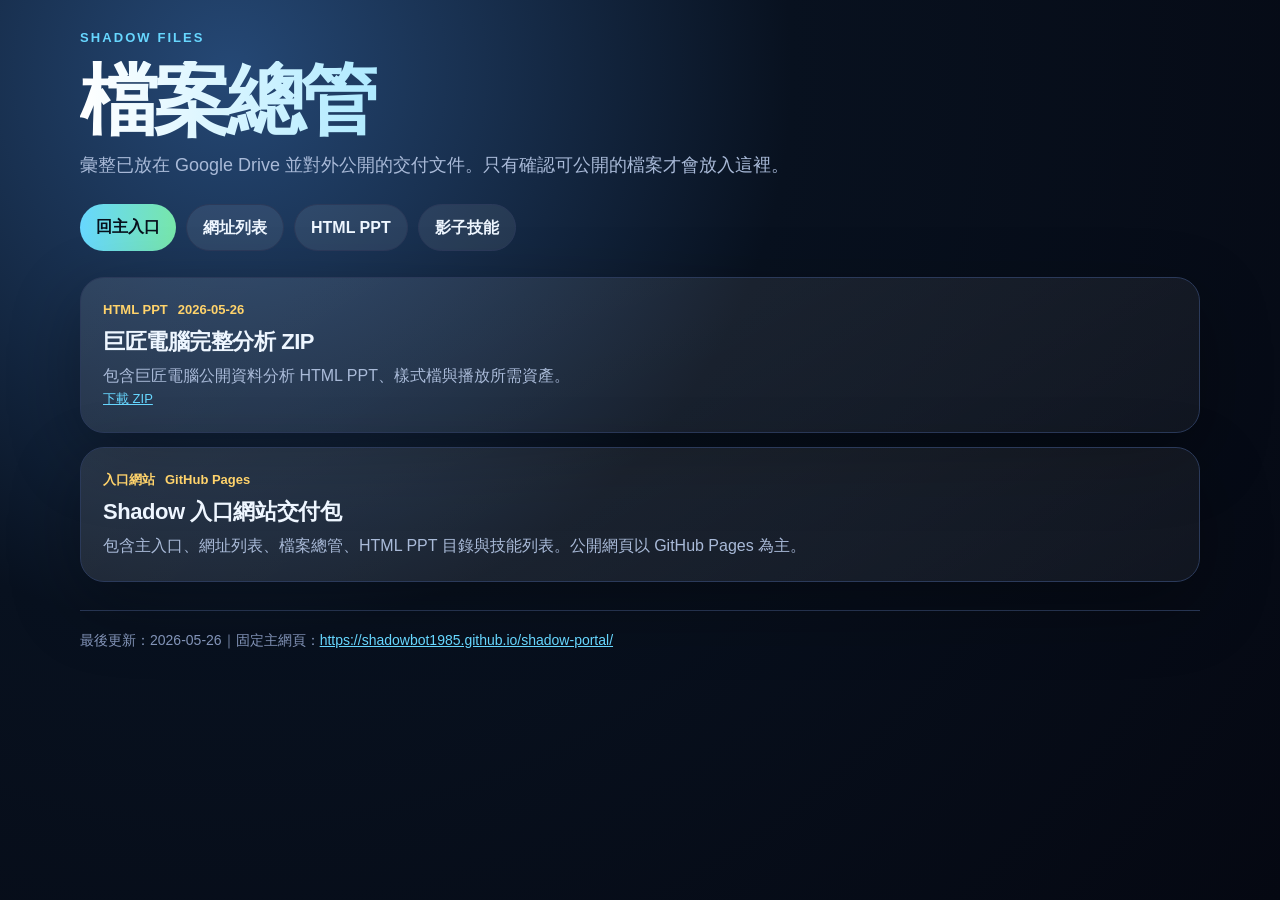
<file: file-manager.html>
<!doctype html><html lang="zh-Hant"><head><meta charset="utf-8"/><meta name="viewport" content="width=device-width, initial-scale=1"/><title>影子檔案總管</title><link rel="stylesheet" href="./style.css"/></head><body><main class="wrap"><section class="hero"><div class="eyebrow">Shadow Files</div><h1 class="title">檔案總管</h1><p class="lead">彙整已放在 Google Drive 並對外公開的交付文件。只有確認可公開的檔案才會放入這裡。</p><div class="nav"><a class="pill" href="./">回主入口</a><a class="pill secondary" href="./websites.html">網址列表</a><a class="pill secondary" href="./ppt-catalog/">HTML PPT</a><a class="pill secondary" href="./shadow-skills.html">影子技能</a></div></section><section class="list">
<article class="item"><div class="meta"><span>HTML PPT</span><span>2026-05-26</span></div><h2>巨匠電腦完整分析 ZIP</h2><p>包含巨匠電腦公開資料分析 HTML PPT、樣式檔與播放所需資產。</p><p class="small"><a href="https://drive.google.com/open?id=1v2HPYc5zmQ432enmFFgIwRPtdzl7knt0">下載 ZIP</a></p></article>
<article class="item"><div class="meta"><span>入口網站</span><span>GitHub Pages</span></div><h2>Shadow 入口網站交付包</h2><p>包含主入口、網址列表、檔案總管、HTML PPT 目錄與技能列表。公開網頁以 GitHub Pages 為主。</p></article>
</section><div class="footer">最後更新：2026-05-26｜固定主網頁：<a href="https://shadowbot1985.github.io/shadow-portal/">https://shadowbot1985.github.io/shadow-portal/</a></div></main></body></html>
</file>
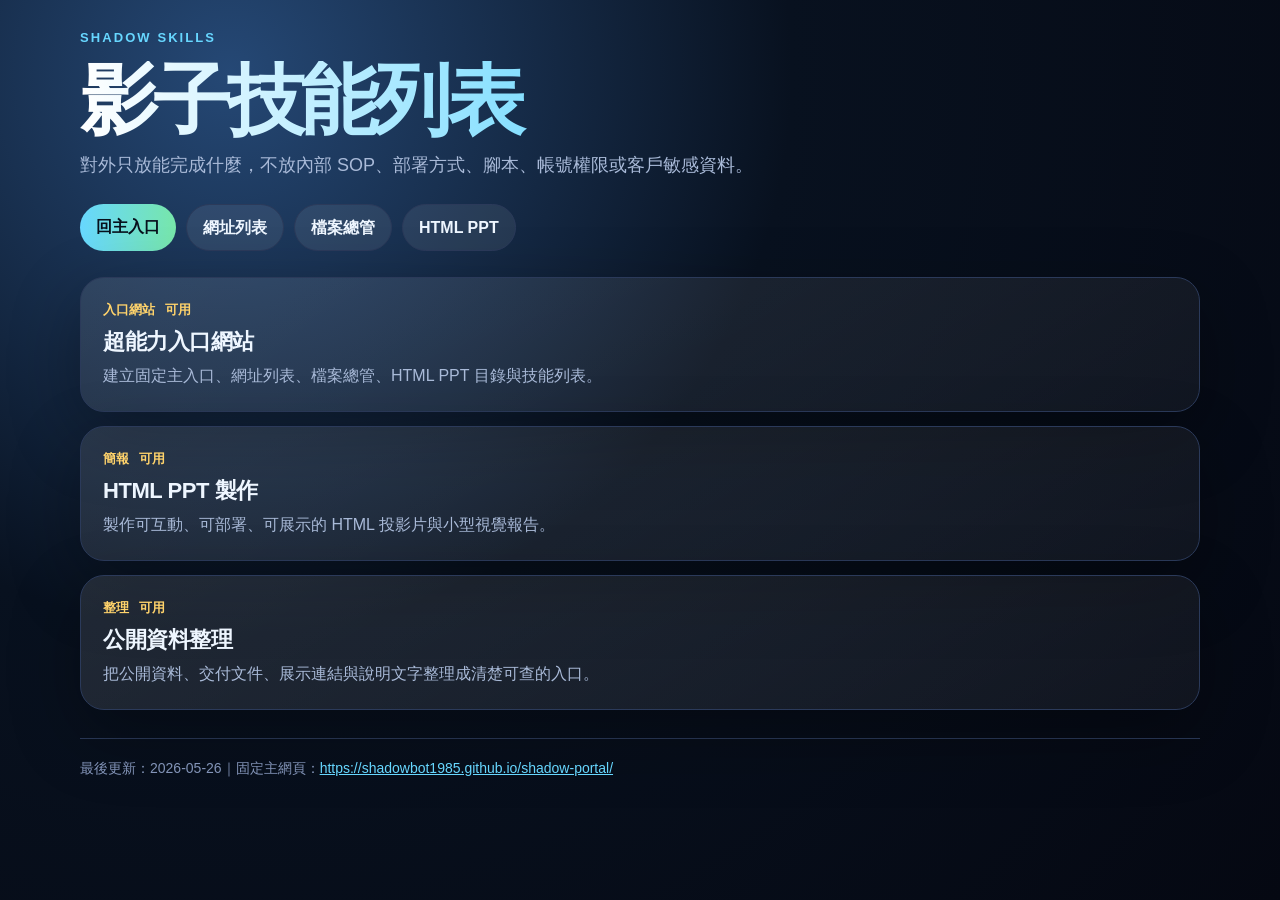
<file: shadow-skills.html>
<!doctype html><html lang="zh-Hant"><head><meta charset="utf-8"/><meta name="viewport" content="width=device-width, initial-scale=1"/><title>影子技能列表</title><link rel="stylesheet" href="./style.css"/></head><body><main class="wrap"><section class="hero"><div class="eyebrow">Shadow Skills</div><h1 class="title">影子技能列表</h1><p class="lead">對外只放能完成什麼，不放內部 SOP、部署方式、腳本、帳號權限或客戶敏感資料。</p><div class="nav"><a class="pill" href="./">回主入口</a><a class="pill secondary" href="./websites.html">網址列表</a><a class="pill secondary" href="./file-manager.html">檔案總管</a><a class="pill secondary" href="./ppt-catalog/">HTML PPT</a></div></section><section class="list">
<article class="item"><div class="meta"><span>入口網站</span><span>可用</span></div><h2>超能力入口網站</h2><p>建立固定主入口、網址列表、檔案總管、HTML PPT 目錄與技能列表。</p></article>
<article class="item"><div class="meta"><span>簡報</span><span>可用</span></div><h2>HTML PPT 製作</h2><p>製作可互動、可部署、可展示的 HTML 投影片與小型視覺報告。</p></article>
<article class="item"><div class="meta"><span>整理</span><span>可用</span></div><h2>公開資料整理</h2><p>把公開資料、交付文件、展示連結與說明文字整理成清楚可查的入口。</p></article>
</section><div class="footer">最後更新：2026-05-26｜固定主網頁：<a href="https://shadowbot1985.github.io/shadow-portal/">https://shadowbot1985.github.io/shadow-portal/</a></div></main></body></html>
</file>
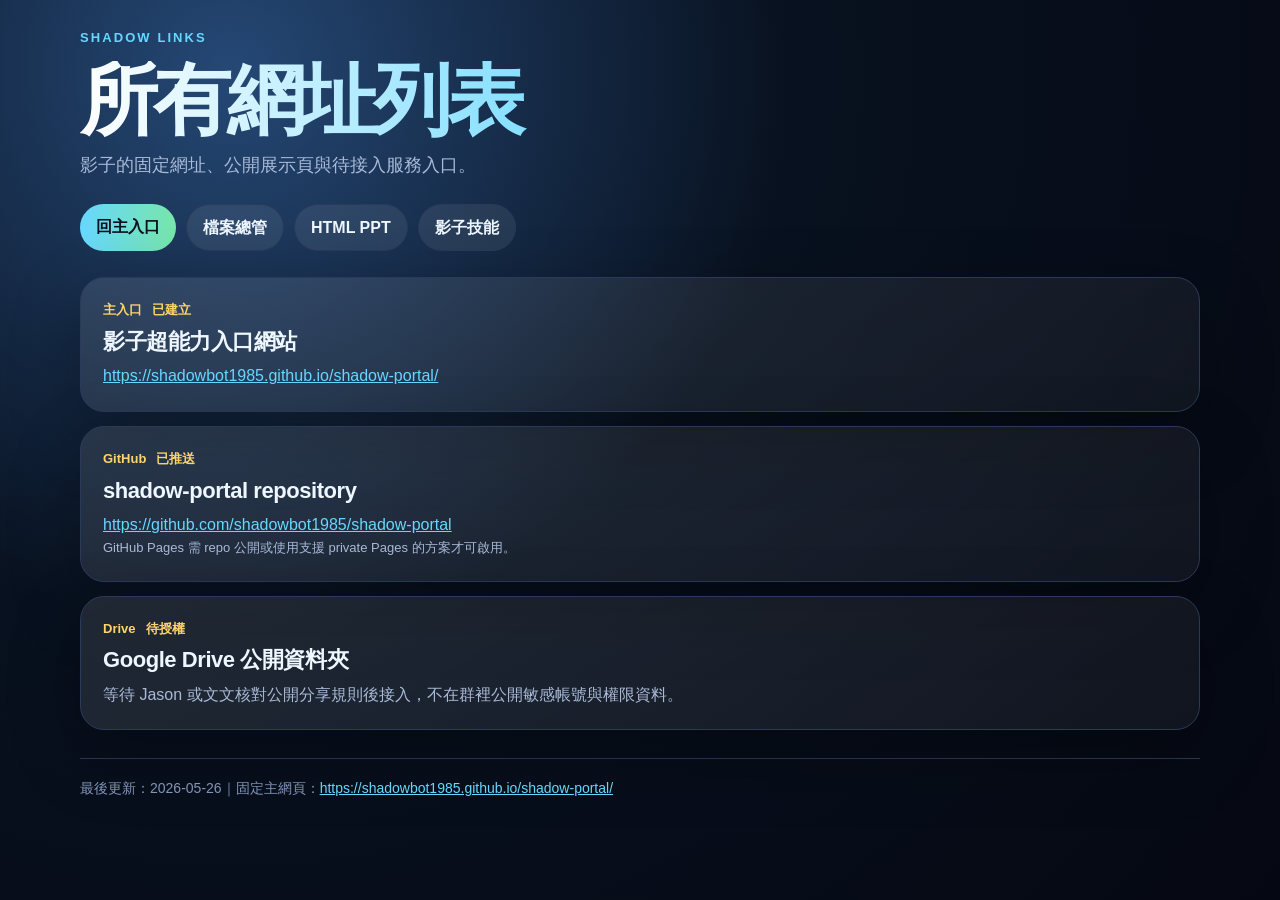
<file: websites.html>
<!doctype html><html lang="zh-Hant"><head><meta charset="utf-8"/><meta name="viewport" content="width=device-width, initial-scale=1"/><title>影子網址列表</title><link rel="stylesheet" href="./style.css"/></head><body><main class="wrap"><section class="hero"><div class="eyebrow">Shadow Links</div><h1 class="title">所有網址列表</h1><p class="lead">影子的固定網址、公開展示頁與待接入服務入口。</p><div class="nav"><a class="pill" href="./">回主入口</a><a class="pill secondary" href="./file-manager.html">檔案總管</a><a class="pill secondary" href="./ppt-catalog/">HTML PPT</a><a class="pill secondary" href="./shadow-skills.html">影子技能</a></div></section><section class="list">
<article class="item"><div class="meta"><span>主入口</span><span>已建立</span></div><h2>影子超能力入口網站</h2><p><a href="https://shadowbot1985.github.io/shadow-portal/">https://shadowbot1985.github.io/shadow-portal/</a></p></article>
<article class="item"><div class="meta"><span>GitHub</span><span>已推送</span></div><h2>shadow-portal repository</h2><p><a href="https://github.com/shadowbot1985/shadow-portal">https://github.com/shadowbot1985/shadow-portal</a></p><p class="small">GitHub Pages 需 repo 公開或使用支援 private Pages 的方案才可啟用。</p></article>
<article class="item"><div class="meta"><span>Drive</span><span>待授權</span></div><h2>Google Drive 公開資料夾</h2><p>等待 Jason 或文文核對公開分享規則後接入，不在群裡公開敏感帳號與權限資料。</p></article>
</section><div class="footer">最後更新：2026-05-26｜固定主網頁：<a href="https://shadowbot1985.github.io/shadow-portal/">https://shadowbot1985.github.io/shadow-portal/</a></div></main></body></html>
</file>
<file: style.css>
:root{--bg:#08111f;--panel:#101b31;--card:#16233d;--text:#eef6ff;--muted:#a9bad8;--line:#2b3a5a;--accent:#67d7ff;--accent2:#9d7bff;--good:#77e6aa;--gold:#ffd36b;--danger:#ff8fa3}*{box-sizing:border-box}body{margin:0;min-height:100vh;font-family:-apple-system,BlinkMacSystemFont,"Segoe UI",Roboto,"Noto Sans TC",sans-serif;background:radial-gradient(circle at 18% 8%,#254875 0,#08111f 42%,#050812 100%);color:var(--text);padding:28px;line-height:1.6}.wrap{width:min(1120px,100%);margin:0 auto}.eyebrow{color:var(--accent);font-size:13px;font-weight:800;letter-spacing:.16em;text-transform:uppercase}.title{font-size:clamp(38px,7vw,78px);letter-spacing:-.06em;line-height:1;margin:12px 0;background:linear-gradient(90deg,#fff,var(--accent),var(--gold));-webkit-background-clip:text;background-clip:text;color:transparent}.lead{max-width:820px;color:var(--muted);font-size:18px;margin:0}.nav{display:flex;gap:10px;flex-wrap:wrap;margin:24px 0}.pill,.btn{color:#07101c;background:linear-gradient(90deg,var(--accent),var(--good));display:inline-flex;border-radius:999px;padding:10px 16px;font-weight:900;text-decoration:none}.pill.secondary{background:rgba(255,255,255,.08);color:var(--text);border:1px solid var(--line)}.grid{display:grid;grid-template-columns:repeat(2,minmax(0,1fr));gap:22px;margin-top:34px}.card,.item{border:1px solid var(--line);border-radius:32px;background:linear-gradient(150deg,rgba(255,255,255,.10),rgba(255,255,255,.045));padding:28px;text-decoration:none;color:var(--text);box-shadow:0 24px 70px rgba(0,0,0,.32)}a.card{min-height:260px;display:flex;flex-direction:column;justify-content:space-between;transition:transform .18s ease,border-color .18s ease,background .18s ease}a.card:hover{transform:translateY(-5px);border-color:rgba(103,215,255,.75);background:linear-gradient(150deg,rgba(103,215,255,.16),rgba(157,123,255,.08))}.icon{width:64px;height:64px;border-radius:22px;display:grid;place-items:center;font-size:34px;background:linear-gradient(135deg,var(--accent),var(--accent2));box-shadow:0 12px 34px rgba(103,215,255,.22)}h2{font-size:30px;margin:26px 0 8px;line-height:1.2}.card p,.item p{color:var(--muted);margin:0}.go{margin-top:24px;color:#07101c;background:linear-gradient(90deg,var(--accent),var(--good));display:inline-flex;align-self:flex-start;border-radius:999px;padding:10px 16px;font-weight:900}.list{display:grid;gap:14px;margin-top:26px}.item{border-radius:24px;padding:22px}.item h2{font-size:22px;margin:0 0 8px;letter-spacing:-.02em}.meta{display:flex;gap:10px;flex-wrap:wrap;color:var(--gold);font-size:13px;font-weight:800;margin-bottom:8px}.item a{color:var(--accent);overflow-wrap:anywhere}.small{font-size:13px;color:#8394b8;margin-top:10px}.footer{margin-top:28px;color:#8394b8;font-size:14px;border-top:1px solid var(--line);padding-top:18px}.footer a{color:var(--accent)}@media (max-width:760px){body{padding:20px}.grid{grid-template-columns:1fr}a.card{min-height:220px}h2{font-size:26px}}
</file>
<file: ppt-catalog/joy-of-life-research/style.css>
:root{--bg:#11120f;--paper:#fbf7ed;--ink:#201a14;--muted:#72685d;--red:#9e2f28;--jade:#247464;--gold:#b8832e;--line:rgba(32,26,20,.16);--soft:#fffaf0;--shadow:0 26px 70px rgba(12,10,8,.24)}
*{box-sizing:border-box}html,body{height:100%;margin:0}body{font-family:-apple-system,BlinkMacSystemFont,"Noto Sans TC","PingFang TC","Microsoft JhengHei",Arial,sans-serif;color:var(--ink);background:radial-gradient(circle at 14% 10%,rgba(158,47,40,.32),transparent 34%),radial-gradient(circle at 86% 78%,rgba(36,116,100,.26),transparent 34%),linear-gradient(135deg,#17120e,#2b2118 45%,#0f1412);overflow:hidden}.deck{height:100%;position:relative}.slide{position:absolute;inset:0;display:grid;place-items:center;padding:54px 72px 100px;opacity:0;transform:translateX(30px) scale(.986);pointer-events:none;transition:.48s cubic-bezier(.2,.8,.2,1)}.slide.active{opacity:1;transform:none;pointer-events:auto}.canvas{width:min(1180px,100%);height:min(660px,calc(100vh - 126px));position:relative;border:1px solid rgba(255,255,255,.16);border-radius:26px;background:linear-gradient(135deg,rgba(251,247,237,.96),rgba(244,232,211,.90));box-shadow:var(--shadow);overflow:hidden;padding:44px}.canvas:after{content:"Joy of Life · Public Research · Shadow Portal";position:absolute;right:32px;bottom:22px;color:rgba(32,26,20,.34);font-size:12px;letter-spacing:.16em;font-weight:900}h1,h2,h3,p{margin:0}h1{font-size:58px;line-height:1.04;letter-spacing:-.04em}h2{font-size:40px;line-height:1.15;letter-spacing:-.03em}h3{font-size:22px;line-height:1.28}.lead{font-size:23px;line-height:1.62;color:var(--muted);max-width:820px}.kicker{display:inline-flex;align-items:center;gap:10px;color:var(--red);font-size:13px;letter-spacing:.15em;text-transform:uppercase;font-weight:950}.kicker:before{content:"";width:34px;height:2px;background:var(--red)}.badge{position:absolute;top:26px;right:32px;border:1px solid var(--line);background:rgba(255,255,255,.58);border-radius:999px;padding:9px 13px;color:var(--muted);font-size:12px;font-weight:900}.source{position:absolute;left:44px;bottom:22px;font-size:12px;color:rgba(32,26,20,.50)}.mark{position:absolute;right:-62px;top:-84px;width:310px;height:310px;border-radius:50%;display:grid;place-items:center;background:linear-gradient(135deg,rgba(158,47,40,.15),rgba(184,131,46,.18));color:rgba(158,47,40,.24);font-size:122px;font-family:Georgia,serif;font-weight:900}.hero-grid{height:100%;display:grid;grid-template-columns:1.04fr .96fr;gap:30px;align-items:center}.poster-card,.image-card{background:#1a1612;border-radius:24px;padding:14px;box-shadow:0 24px 60px rgba(32,26,20,.28)}.poster-card img,.image-card img,.stills img{width:100%;height:360px;object-fit:cover;border-radius:16px;display:block}.poster-card div{display:grid;gap:4px;color:#fff;padding:14px 8px 4px}.poster-card span{color:rgba(255,255,255,.74)}.grid{display:grid;gap:18px;margin-top:30px}.cols2{grid-template-columns:1fr 1fr}.cols3{grid-template-columns:repeat(3,1fr)}.card{background:rgba(255,255,255,.70);border:1px solid var(--line);border-radius:20px;padding:22px;box-shadow:0 14px 36px rgba(32,26,20,.08)}.card p,.line-item span,.timeline span,.people span,.node p,.stills span{font-size:15px;line-height:1.62;color:var(--muted)}.num{display:block;font-size:48px;line-height:1;color:var(--red);letter-spacing:-.04em;margin-bottom:12px}.num.blue{color:var(--jade)}.num.gold{color:var(--gold)}.note{border-left:5px solid var(--red);padding:12px 0 12px 16px;margin-top:24px;font-weight:850;line-height:1.55;color:#2b2118;background:linear-gradient(90deg,rgba(158,47,40,.08),transparent)}.profile{display:grid;grid-template-columns:.95fr 1.05fr;gap:26px;margin-top:28px;align-items:stretch}.profile img{width:100%;height:430px;object-fit:cover;border-radius:24px;box-shadow:0 18px 48px rgba(32,26,20,.18)}.stack{display:grid;gap:14px}.line-item{display:grid;grid-template-columns:82px 1fr;gap:14px;align-items:start;background:rgba(255,255,255,.70);border:1px solid var(--line);border-radius:18px;padding:16px}.line-item b{color:var(--red)}.map{height:470px;margin-top:26px;display:grid;grid-template-columns:repeat(3,1fr);gap:16px}.node{border:1px solid var(--line);border-radius:22px;background:rgba(255,255,255,.68);padding:22px;display:flex;flex-direction:column;justify-content:flex-end;box-shadow:0 14px 36px rgba(32,26,20,.08)}.node.emperor{grid-row:span 2;background:linear-gradient(135deg,#2a1612,#8f2a25);color:white}.node.emperor p{color:rgba(255,255,255,.78)}.timeline{display:grid;grid-template-columns:repeat(5,1fr);gap:12px;margin-top:34px}.timeline div{min-height:280px;border-radius:22px;border:1px solid var(--line);background:#fffaf0;padding:20px;display:flex;flex-direction:column;justify-content:space-between}.timeline b{font-size:26px;color:var(--red)}.people{display:grid;grid-template-columns:repeat(4,1fr);gap:12px;margin-top:26px}.people div{min-height:118px;border:1px solid var(--line);border-radius:18px;background:rgba(255,255,255,.72);padding:16px}.people b{display:block;color:var(--red);font-size:18px;margin-bottom:8px}.shadow-slide{background:linear-gradient(135deg,#13100d,#231814 52%,#090b0a);color:#f8efe0}.shadow-slide h2,.shadow-slide .kicker{color:#f8efe0}.shadow-slide .kicker:before{background:#f8efe0}.shadow-grid{display:grid;grid-template-columns:.95fr 1.05fr;gap:22px;margin-top:30px}.shadow-card{border:1px solid rgba(255,255,255,.18);border-radius:24px;background:rgba(255,255,255,.08);padding:26px;box-shadow:0 20px 60px rgba(0,0,0,.28)}.mask{height:220px;border-radius:20px;background:radial-gradient(circle at 50% 20%,rgba(255,255,255,.16),transparent 46%),#060606;display:grid;place-items:center;font-size:96px;font-family:Georgia,serif;color:rgba(255,255,255,.72);margin-bottom:20px}.shadow-card p{font-size:18px;line-height:1.72;color:rgba(248,239,224,.82)}.line-item.dark{background:rgba(255,255,255,.08);border-color:rgba(255,255,255,.16)}.line-item.dark b{color:#e6b15a}.line-item.dark span{color:rgba(248,239,224,.78)}.stills{display:grid;grid-template-columns:repeat(3,1fr);gap:16px;margin-top:28px}.stills a{display:block;text-decoration:none;color:var(--ink);background:rgba(255,255,255,.72);border:1px solid var(--line);border-radius:22px;padding:14px;box-shadow:0 14px 36px rgba(32,26,20,.10)}.stills img{height:220px}.stills b{display:block;font-size:20px;margin:14px 0 6px;color:var(--red)}.quote{margin-top:30px;font-size:28px;line-height:1.45;font-weight:950;color:var(--red);max-width:900px}.sources{display:grid;grid-template-columns:repeat(2,1fr);gap:12px;margin-top:26px}.sources a{padding:14px 16px;border-radius:16px;background:#fff;border:1px solid var(--line);color:#8f2a25;font-weight:900;text-decoration:none;box-shadow:0 10px 24px rgba(32,26,20,.08);overflow-wrap:anywhere}.progress{position:fixed;left:0;bottom:0;height:5px;background:linear-gradient(90deg,var(--red),var(--gold),var(--jade));width:0;z-index:2147483646;transition:.25s}.oc-ppt-remote{position:fixed!important;left:50%!important;bottom:calc(env(safe-area-inset-bottom,0px) + 18px)!important;transform:translateX(-50%)!important;z-index:2147483647!important;width:min(94vw,820px)!important;display:flex!important;align-items:center!important;gap:8px!important;padding:10px!important;border-radius:22px!important;background:rgba(255,250,240,.98)!important;border:2px solid rgba(0,0,0,.1)!important;box-shadow:0 18px 60px rgba(0,0,0,.34)!important;backdrop-filter:blur(18px)!important}.oc-ppt-remote-title{flex:1;min-width:0;overflow:hidden;text-overflow:ellipsis;white-space:nowrap;color:#201a14!important;font-weight:900!important;font-size:14px!important}.oc-ppt-remote button{border:0!important;border-radius:14px!important;background:#201a14!important;color:white!important;min-width:76px!important;height:46px!important;padding:0 10px!important;font-size:15px!important;font-weight:900!important;cursor:pointer!important}.oc-ppt-remote button:nth-of-type(3),.oc-ppt-remote button:nth-of-type(4),.oc-ppt-remote button:nth-of-type(5){background:#9e2f28!important}.oc-ppt-remote-small{font-size:11px!important;display:block!important;margin-top:2px!important}.ppt-modal{position:fixed!important;inset:0!important;z-index:2147483647!important;background:rgba(10,8,6,.88)!important;backdrop-filter:blur(16px)!important;display:none!important;overflow:auto!important;padding:22px!important}.ppt-modal.show{display:block!important}.ppt-modal-card{max-width:930px!important;margin:0 auto!important;background:#fffaf0!important;color:#201a14!important;border-radius:24px!important;padding:20px!important;box-shadow:0 24px 80px rgba(0,0,0,.42)!important}.ppt-modal-head{display:flex!important;align-items:center!important;justify-content:space-between!important;gap:12px!important;margin-bottom:14px!important}.ppt-close{border:0!important;background:#201a14!important;color:#fff!important;border-radius:999px!important;padding:11px 15px!important;font-weight:900!important}.ppt-list{display:grid!important;grid-template-columns:repeat(auto-fit,minmax(160px,1fr))!important;gap:10px!important}.ppt-card{border:1px solid rgba(32,26,20,.16)!important;border-radius:18px!important;padding:13px!important;background:#fff!important;color:#201a14!important;font-weight:900!important;min-height:92px!important;text-align:left!important}.ppt-card b{display:block!important;color:#9e2f28!important;margin-bottom:6px!important}.ppt-points li{color:#201a14!important;font-size:18px!important;line-height:1.55!important;margin:.6rem 0!important;font-weight:850!important}.ppt-immersive-on .canvas{transform:scale(1.035)!important}.ppt-toast{position:fixed!important;left:50%!important;top:18px!important;transform:translateX(-50%)!important;z-index:2147483647!important;background:#201a14!important;color:white!important;border-radius:999px!important;padding:11px 16px!important;font-weight:900!important;display:none!important}.ppt-toast.show{display:block!important}.oc-control-guide-slide{background:linear-gradient(135deg,#fffaf0,#f4e8d3)!important;color:#201a14!important}.ocg-wrap{height:100%;width:100%;display:flex;flex-direction:column;justify-content:center;gap:clamp(14px,2vw,24px);padding:clamp(28px,5vw,72px);padding-bottom:clamp(110px,13vh,150px)}.ocg-kicker{font-size:clamp(12px,1.3vw,16px);letter-spacing:.15em;text-transform:uppercase;font-weight:950;color:#9e2f28}.ocg-title{font-size:clamp(34px,5.2vw,74px);line-height:.98;letter-spacing:-.06em;font-weight:1000;margin:0}.ocg-sub{font-size:clamp(16px,2vw,26px);line-height:1.45;color:#72685d;margin:0;max-width:980px}.ocg-demo{border-radius:32px;background:rgba(255,255,255,.82);border:1px solid rgba(32,26,20,.13);box-shadow:0 24px 70px rgba(32,26,20,.16);padding:clamp(16px,2vw,28px)}.ocg-bar{display:flex;align-items:center;gap:10px;border-radius:24px;background:#fff;border:2px solid rgba(32,26,20,.1);box-shadow:0 16px 45px rgba(32,26,20,.14);padding:12px;max-width:860px;margin:0 auto}.ocg-bar-title{flex:1;font-weight:950;color:#201a14;white-space:nowrap;overflow:hidden;text-overflow:ellipsis}.ocg-btn{min-width:92px;height:58px;border-radius:16px;background:#201a14;color:white;display:flex;flex-direction:column;align-items:center;justify-content:center;font-weight:950;line-height:1.05}.ocg-btn.blue{background:#9e2f28}.ocg-btn b{font-size:22px}.ocg-btn span{font-size:13px;margin-top:3px;white-space:nowrap}.ocg-grid{display:grid;grid-template-columns:repeat(5,1fr);gap:clamp(8px,1.2vw,14px)}.ocg-card{background:rgba(255,255,255,.86);border:1px solid rgba(32,26,20,.12);border-radius:22px;padding:clamp(12px,1.5vw,18px);box-shadow:0 14px 38px rgba(32,26,20,.09)}.ocg-card h3{margin:0 0 8px;font-size:clamp(18px,2vw,28px);line-height:1.1;color:#9e2f28}.ocg-card p{margin:0;font-size:clamp(12px,1.2vw,17px);line-height:1.45;color:#72685d}.ocg-rule{border-left:5px solid #9e2f28;padding:10px 0 10px 16px;color:#201a14;font-size:clamp(14px,1.5vw,20px);font-weight:850}
@media(max-width:800px){body{overflow:hidden}.slide{padding:18px 18px 104px}.canvas{height:min(760px,calc(100vh - 130px));padding:25px;border-radius:24px;overflow:auto}.hero-grid,.cols2,.cols3,.profile,.map,.timeline,.people,.shadow-grid,.stills,.sources{grid-template-columns:1fr}h1{font-size:38px}h2{font-size:29px}.lead{font-size:18px}.canvas:after,.source{display:none}.poster-card img,.profile img,.image-card img{height:260px}.map{height:auto}.timeline div{min-height:auto}.people{gap:10px}.oc-ppt-remote{bottom:calc(env(safe-area-inset-bottom,0px) + 14px)!important;width:96vw!important;transform:translateX(-50%) scale(.88)!important;padding:8px!important;gap:6px!important}.oc-ppt-remote-title{display:block!important;flex:0 1 68px!important;font-size:10px!important;line-height:1.05!important;white-space:nowrap!important;overflow:hidden!important;text-overflow:ellipsis!important}.oc-ppt-remote button{min-width:48px!important;width:48px!important;height:48px!important;padding:0 5px!important;font-size:14px!important;line-height:1.05!important}.oc-ppt-remote-small{display:block!important;font-size:9px!important;line-height:1.05!important;margin-top:2px!important;white-space:nowrap!important}.ocg-wrap{padding:24px 18px 120px}.ocg-bar{gap:6px;padding:8px}.ocg-bar-title{display:none}.ocg-btn{min-width:48px;height:48px;border-radius:14px}.ocg-btn b{font-size:18px}.ocg-btn span{font-size:9px}.ocg-grid{grid-template-columns:1fr 1fr}.ocg-card:last-child{grid-column:1/-1}}
</file>
<file: ppt-catalog/pcschool-analysis/style.css>
:root{--bg:#fbfaf7;--paper:#fff;--ink:#1f2a2e;--muted:#687579;--teal:#0f8f8c;--blue:#1473c8;--rose:#be6677;--gold:#b78b3d;--line:rgba(31,42,46,.14);--soft:#e9f7f5;--soft2:#eef6ff;--shadow:0 26px 70px rgba(31,42,46,.16)}
*{box-sizing:border-box}html,body{height:100%;margin:0}body{font-family:-apple-system,BlinkMacSystemFont,"Noto Sans TC","PingFang TC","Microsoft JhengHei",Arial,sans-serif;color:var(--ink);background:radial-gradient(circle at 12% 15%,#dff6f3 0 18%,transparent 36%),radial-gradient(circle at 86% 70%,#e7f1ff 0 16%,transparent 35%),linear-gradient(135deg,#fffdf8,#f4fbfb);overflow:hidden}
.deck{height:100%;position:relative}.slide{position:absolute;inset:0;display:grid;place-items:center;padding:54px 72px 100px;opacity:0;transform:translateX(30px) scale(.986);pointer-events:none;transition:.48s cubic-bezier(.2,.8,.2,1)}.slide.active{opacity:1;transform:none;pointer-events:auto}
.canvas{width:min(1180px,100%);height:min(660px,calc(100vh - 126px));position:relative;border:1px solid var(--line);border-radius:30px;background:linear-gradient(135deg,rgba(255,255,255,.92),rgba(248,255,253,.78));box-shadow:var(--shadow);overflow:hidden;padding:44px}.canvas:after{content:"PCSchool · Public Data Analysis · Shadow Portal";position:absolute;right:32px;bottom:22px;color:rgba(31,42,46,.34);font-size:12px;letter-spacing:.16em;font-weight:800}
h1,h2,h3,p{margin:0}h1{font-size:58px;line-height:1.05;letter-spacing:-.045em}h2{font-size:42px;line-height:1.14;letter-spacing:-.035em}h3{font-size:22px;line-height:1.28}.lead{font-size:23px;line-height:1.62;color:var(--muted);max-width:820px}.small{font-size:15px;line-height:1.65;color:var(--muted)}.kicker{display:inline-flex;align-items:center;gap:10px;color:var(--teal);font-size:13px;letter-spacing:.15em;text-transform:uppercase;font-weight:950}.kicker:before{content:"";width:34px;height:2px;background:var(--teal)}
.grid{display:grid;gap:18px}.cols2{grid-template-columns:1.05fr .95fr}.cols3{grid-template-columns:repeat(3,1fr)}.cols4{grid-template-columns:repeat(4,1fr)}.card{background:rgba(255,255,255,.82);border:1px solid var(--line);border-radius:20px;padding:22px;box-shadow:0 14px 36px rgba(31,42,46,.08)}.card.clean{box-shadow:none;background:#fff}.pill{display:inline-flex;align-items:center;border-radius:999px;background:var(--soft);color:#08716e;font-weight:900;font-size:13px;padding:8px 12px;margin-bottom:12px}.pill.blue{background:var(--soft2);color:#1473c8}.pill.gold{background:#fff5dc;color:#8c6417}.metric{font-size:52px;line-height:1;font-weight:1000;color:var(--teal);letter-spacing:-.04em}.metric.blue{color:var(--blue)}.metric.gold{color:var(--gold)}.list{display:grid;gap:11px;margin-top:18px}.item{display:grid;grid-template-columns:26px 1fr;gap:10px;align-items:start;font-size:17px;line-height:1.5;color:#334044}.dot{width:18px;height:18px;border-radius:50%;background:linear-gradient(135deg,var(--teal),var(--blue));box-shadow:0 0 0 6px rgba(15,143,140,.12);margin-top:4px}
.line{height:1px;background:var(--line);margin:26px 0}.source{position:absolute;left:44px;bottom:22px;font-size:12px;color:rgba(31,42,46,.43)}.tagline{position:absolute;right:-72px;top:-76px;width:310px;height:310px;border-radius:50%;background:linear-gradient(135deg,#d9f6f2,#e4efff);display:grid;place-items:center;color:rgba(15,115,200,.45);font-size:92px;font-family:Georgia,serif;font-weight:900}.badge{position:absolute;top:26px;right:32px;border:1px solid var(--line);background:rgba(255,255,255,.78);border-radius:999px;padding:9px 13px;color:var(--muted);font-size:12px;font-weight:900}.logo-text{font-size:20px;font-weight:1000;color:#102033;margin-bottom:18px}.hero-panel{background:#102033;color:#fff;border-radius:28px;padding:36px;box-shadow:0 22px 58px rgba(16,32,51,.24)}.hero-panel .small{color:rgba(255,255,255,.78)}.hero-panel .metric{color:#77e6d1}
.split-note{border-left:5px solid var(--teal);padding:12px 0 12px 16px;font-weight:850;line-height:1.55;color:#243236;background:linear-gradient(90deg,rgba(15,143,140,.08),transparent)}.radar{display:grid;gap:18px;background:#101d31;border-radius:30px;padding:34px;color:#fff;box-shadow:var(--shadow)}.radar div{position:relative;height:34px;background:rgba(255,255,255,.12);border-radius:999px;overflow:hidden}.radar span{display:block;height:100%;background:linear-gradient(135deg,var(--teal),var(--blue));border-radius:999px}.radar b{position:absolute;left:16px;top:6px;font-size:14px}.flow{display:grid;grid-template-columns:repeat(5,1fr);gap:12px;margin-top:28px}.step{min-height:165px;background:#fff;border:1px solid var(--line);border-radius:20px;padding:20px;position:relative}.step b{display:inline-grid;place-items:center;width:34px;height:34px;border-radius:50%;background:var(--teal);color:#fff;margin-bottom:12px}.wide .step{min-height:190px}.matrix{height:360px;border:1px solid var(--line);border-radius:26px;background:linear-gradient(90deg,transparent 49%,rgba(15,143,140,.16) 50%,transparent 51%),linear-gradient(0deg,transparent 49%,rgba(15,143,140,.16) 50%,transparent 51%),#fff;position:relative;box-shadow:0 14px 36px rgba(31,42,46,.08)}.axis{position:absolute;font-weight:900;color:#8b99aa}.axis.y{left:22px;top:22px}.axis.x{right:22px;bottom:18px}.bubble{position:absolute;border-radius:999px;padding:16px 22px;font-weight:900;color:#fff;box-shadow:0 14px 36px rgba(31,42,46,.14)}.b1{right:110px;top:58px;background:#1473c8}.b2{right:220px;bottom:100px;background:#0f8f8c}.b3{left:160px;top:128px;background:#b78b3d}.b4{left:110px;bottom:58px;background:#526174}.danger{border-color:rgba(217,74,56,.28)}.warn{border-color:rgba(255,176,32,.38)}.good{border-color:rgba(21,163,122,.30)}.chips{display:flex;gap:12px;flex-wrap:wrap;margin-top:28px}.chips span{padding:13px 18px;border-radius:999px;background:#10213b;color:#fff;font-weight:900}.sources{display:grid;grid-template-columns:repeat(2,1fr);gap:12px}.sources a{padding:14px 16px;border-radius:16px;background:#fff;border:1px solid var(--line);color:#1473c8;font-weight:900;text-decoration:none;box-shadow:0 10px 24px rgba(31,42,46,.08)}
.progress{position:fixed;left:0;bottom:0;height:5px;background:linear-gradient(90deg,var(--teal),var(--blue),var(--gold));width:0;z-index:2147483646;transition:.25s}
.oc-ppt-remote{position:fixed!important;left:50%!important;bottom:calc(env(safe-area-inset-bottom,0px) + 18px)!important;transform:translateX(-50%)!important;z-index:2147483647!important;width:min(94vw,820px)!important;display:flex!important;align-items:center!important;gap:8px!important;padding:10px!important;border-radius:22px!important;background:rgba(255,255,255,.98)!important;border:2px solid rgba(0,0,0,.1)!important;box-shadow:0 18px 60px rgba(0,0,0,.34)!important;backdrop-filter:blur(18px)!important}.oc-ppt-remote-title{flex:1;min-width:0;overflow:hidden;text-overflow:ellipsis;white-space:nowrap;color:#102033!important;font-weight:900!important;font-size:14px!important}.oc-ppt-remote button{border:0!important;border-radius:14px!important;background:#102033!important;color:white!important;min-width:76px!important;height:46px!important;padding:0 10px!important;font-size:15px!important;font-weight:900!important;cursor:pointer!important}.oc-ppt-remote button:nth-of-type(3),.oc-ppt-remote button:nth-of-type(4),.oc-ppt-remote button:nth-of-type(5){background:#0ea5e9!important}.oc-ppt-remote-small{font-size:11px!important;display:block!important;margin-top:2px!important}
.ppt-modal{position:fixed!important;inset:0!important;z-index:2147483647!important;background:rgba(10,15,25,.88)!important;backdrop-filter:blur(16px)!important;display:none!important;overflow:auto!important;padding:22px!important}.ppt-modal.show{display:block!important}.ppt-modal-card{max-width:930px!important;margin:0 auto!important;background:#fff!important;color:#1f2a2e!important;border-radius:24px!important;padding:20px!important;box-shadow:0 24px 80px rgba(0,0,0,.42)!important}.ppt-modal-head{display:flex!important;align-items:center!important;justify-content:space-between!important;gap:12px!important;margin-bottom:14px!important}.ppt-close{border:0!important;background:#102033!important;color:#fff!important;border-radius:999px!important;padding:11px 15px!important;font-weight:900!important}.ppt-list{display:grid!important;grid-template-columns:repeat(auto-fit,minmax(160px,1fr))!important;gap:10px!important}.ppt-card{border:1px solid rgba(31,42,46,.16)!important;border-radius:18px!important;padding:13px!important;background:#f5fbfa!important;color:#1f2a2e!important;font-weight:900!important;min-height:92px!important;text-align:left!important}.ppt-card b{display:block!important;color:#0f8f8c!important;margin-bottom:6px!important}.ppt-points li{color:#1f2a2e!important;font-size:18px!important;line-height:1.55!important;margin:.6rem 0!important;font-weight:850!important}.ppt-immersive-on .canvas{transform:scale(1.035)!important}.ppt-toast{position:fixed!important;left:50%!important;top:18px!important;transform:translateX(-50%)!important;z-index:2147483647!important;background:#102033!important;color:white!important;border-radius:999px!important;padding:11px 16px!important;font-weight:900!important;display:none!important}.ppt-toast.show{display:block!important}
.oc-control-guide-slide{background:radial-gradient(circle at 10% 14%,rgba(14,165,233,.16),transparent 30%),radial-gradient(circle at 88% 78%,rgba(20,184,166,.18),transparent 32%),linear-gradient(135deg,#fff,#eefaff 70%,#f8fbff)!important;color:#102033!important}.ocg-wrap{height:100%;width:100%;display:flex;flex-direction:column;justify-content:center;gap:clamp(14px,2vw,24px);padding:clamp(28px,5vw,72px);padding-bottom:clamp(110px,13vh,150px)}.ocg-kicker{font-size:clamp(12px,1.3vw,16px);letter-spacing:.15em;text-transform:uppercase;font-weight:950;color:#0ea5e9}.ocg-title{font-size:clamp(34px,5.2vw,74px);line-height:.98;letter-spacing:-.06em;font-weight:1000;margin:0}.ocg-sub{font-size:clamp(16px,2vw,26px);line-height:1.45;color:#536273;margin:0;max-width:980px}.ocg-demo{border-radius:32px;background:rgba(255,255,255,.88);border:1px solid rgba(15,23,42,.13);box-shadow:0 24px 70px rgba(15,23,42,.16);padding:clamp(16px,2vw,28px)}.ocg-bar{display:flex;align-items:center;gap:10px;border-radius:24px;background:#fff;border:2px solid rgba(15,23,42,.1);box-shadow:0 16px 45px rgba(15,23,42,.14);padding:12px;max-width:860px;margin:0 auto}.ocg-bar-title{flex:1;font-weight:950;color:#102033;white-space:nowrap;overflow:hidden;text-overflow:ellipsis}.ocg-btn{min-width:92px;height:58px;border-radius:16px;background:#102033;color:white;display:flex;flex-direction:column;align-items:center;justify-content:center;font-weight:950;line-height:1.05}.ocg-btn.blue{background:#0ea5e9}.ocg-btn b{font-size:22px}.ocg-btn span{font-size:13px;margin-top:3px;white-space:nowrap}.ocg-grid{display:grid;grid-template-columns:repeat(5,1fr);gap:clamp(8px,1.2vw,14px)}.ocg-card{background:rgba(255,255,255,.88);border:1px solid rgba(15,23,42,.12);border-radius:22px;padding:clamp(12px,1.5vw,18px);box-shadow:0 14px 38px rgba(15,23,42,.09)}.ocg-card h3{margin:0 0 8px;font-size:clamp(18px,2vw,28px);line-height:1.1;color:#0ea5e9}.ocg-card p{margin:0;font-size:clamp(12px,1.2vw,17px);line-height:1.45;color:#536273}.ocg-rule{border-left:5px solid #0ea5e9;padding:10px 0 10px 16px;color:#102033;font-size:clamp(14px,1.5vw,20px);font-weight:850}
@media(max-width:800px){body{overflow:hidden}.slide{padding:18px 18px 104px}.canvas{height:min(760px,calc(100vh - 130px));padding:25px;border-radius:24px;overflow:auto}.cols2,.cols3,.cols4,.flow,.sources{grid-template-columns:1fr}h1{font-size:38px}h2{font-size:30px}.lead{font-size:18px}.item{font-size:16px}.canvas:after{display:none}.source{display:none}.oc-ppt-remote{bottom:calc(env(safe-area-inset-bottom,0px) + 14px)!important;width:96vw!important;transform:translateX(-50%) scale(.88)!important;padding:8px!important;gap:6px!important}.oc-ppt-remote-title{display:block!important;flex:0 1 68px!important;font-size:10px!important;line-height:1.05!important;white-space:nowrap!important;overflow:hidden!important;text-overflow:ellipsis!important}.oc-ppt-remote button{min-width:48px!important;width:48px!important;height:48px!important;padding:0 5px!important;font-size:14px!important;line-height:1.05!important}.oc-ppt-remote-small{display:block!important;font-size:9px!important;line-height:1.05!important;margin-top:2px!important;white-space:nowrap!important}.ocg-wrap{padding:24px 18px 120px}.ocg-bar{gap:6px;padding:8px}.ocg-bar-title{display:none}.ocg-btn{min-width:48px;height:48px;border-radius:14px}.ocg-btn b{font-size:18px}.ocg-btn span{font-size:9px}.ocg-grid{grid-template-columns:1fr 1fr}.ocg-card:last-child{grid-column:1/-1}}
</file>
<file: ppt-catalog/ubco-william-guide/style.css>
:root{
  --ink:#16201d;
  --muted:#5e6a65;
  --paper:#f7f3ea;
  --panel:#fffaf0;
  --line:rgba(22,32,29,.14);
  --green:#0d6b55;
  --blue:#276a9b;
  --red:#ba4d3d;
  --gold:#c8872c;
  --shadow:0 22px 60px rgba(34,39,31,.12);
}
*{box-sizing:border-box}
html,body{margin:0;height:100%;font-family:-apple-system,BlinkMacSystemFont,"Noto Sans TC","PingFang TC","Microsoft JhengHei",Arial,sans-serif;color:var(--ink);background:var(--paper)}
body{overflow:hidden}
a{color:var(--blue);text-decoration:none}
a:hover{text-decoration:underline}
.deck{width:100vw;height:100vh;position:relative;overflow:hidden;background:
  radial-gradient(circle at 18% 14%,rgba(39,106,155,.12),transparent 30%),
  linear-gradient(135deg,#f9f4e7 0%,#edf2ec 52%,#eef3f6 100%)}
.slide{position:absolute;inset:0;padding:54px 68px 92px;display:none}
.slide.active{display:block}
.canvas{height:100%;position:relative;display:flex;flex-direction:column;justify-content:center}
.topline{position:absolute;top:0;left:0;right:0;display:flex;justify-content:space-between;gap:18px;align-items:center;font-size:13px;color:var(--muted);letter-spacing:.08em;text-transform:uppercase}
.kicker{font-size:13px;font-weight:800;letter-spacing:.14em;text-transform:uppercase;color:var(--green)}
h1,h2,h3,p{margin:0}
h1{font-size:76px;line-height:1.02;letter-spacing:0;font-weight:900;max-width:900px}
h2{font-size:44px;line-height:1.18;letter-spacing:0;font-weight:850;max-width:1080px}
h3{font-size:22px;line-height:1.28;font-weight:820}
.lead{font-size:23px;line-height:1.58;color:var(--muted);max-width:850px;margin-top:22px}
.small{font-size:15px;line-height:1.55;color:var(--muted)}
.tiny{font-size:12px;line-height:1.45;color:var(--muted)}
.hero-grid{display:grid;grid-template-columns:1.05fr .95fr;gap:38px;align-items:center}
.photo{min-height:470px;border-radius:8px;overflow:hidden;position:relative;background-size:cover;background-position:center;box-shadow:var(--shadow);border:1px solid rgba(255,255,255,.55)}
.photo::after{content:"";position:absolute;inset:0;background:linear-gradient(180deg,transparent 35%,rgba(0,0,0,.48))}
.caption{position:absolute;left:24px;right:24px;bottom:20px;color:white;font-size:15px;line-height:1.5;z-index:2}
.stamp{display:inline-flex;gap:9px;align-items:center;border:1px solid var(--line);border-radius:999px;padding:8px 13px;font-weight:750;color:var(--green);background:rgba(255,250,240,.72);width:max-content}
.grid{display:grid;gap:18px}
.cols2{grid-template-columns:repeat(2,minmax(0,1fr))}
.cols3{grid-template-columns:repeat(3,minmax(0,1fr))}
.cols4{grid-template-columns:repeat(4,minmax(0,1fr))}
.card{background:rgba(255,250,240,.86);border:1px solid var(--line);border-radius:8px;padding:22px;box-shadow:0 12px 32px rgba(35,42,34,.08)}
.card.blue{border-top:5px solid var(--blue)}
.card.green{border-top:5px solid var(--green)}
.card.red{border-top:5px solid var(--red)}
.card.gold{border-top:5px solid var(--gold)}
.metric{font-size:46px;line-height:1;font-weight:900;color:var(--green);margin-bottom:10px}
.metric.blue{color:var(--blue)}
.metric.red{color:var(--red)}
.metric.gold{color:var(--gold)}
.list{display:grid;gap:12px;margin-top:18px}
.item{display:grid;grid-template-columns:16px 1fr;gap:10px;align-items:start;font-size:18px;line-height:1.48;color:var(--ink)}
.dot{width:9px;height:9px;border-radius:50%;background:var(--green);margin-top:9px}
.route{display:grid;grid-template-columns:repeat(5,1fr);gap:12px;margin-top:24px}
.step{background:rgba(255,255,255,.62);border:1px solid var(--line);border-radius:8px;padding:18px;min-height:156px}
.step b{display:inline-flex;width:30px;height:30px;border-radius:50%;align-items:center;justify-content:center;background:var(--green);color:#fff;margin-bottom:12px}
.band{margin-top:24px;padding:18px 20px;border-left:5px solid var(--red);background:rgba(186,77,61,.08);font-size:18px;line-height:1.5;color:#58302a}
.source{position:absolute;left:0;right:0;bottom:0;font-size:12px;color:var(--muted);line-height:1.45}
.source a{color:var(--muted);text-decoration:underline;text-underline-offset:2px}
.split{display:grid;grid-template-columns:.92fr 1.08fr;gap:30px;align-items:center}
.tag-cloud{display:flex;gap:10px;flex-wrap:wrap;margin-top:18px}
.tag{border:1px solid var(--line);background:rgba(255,255,255,.55);padding:8px 11px;border-radius:999px;font-size:14px;font-weight:720;color:var(--muted)}
.mapbox{height:500px;border:1px solid var(--line);border-radius:8px;background:
  linear-gradient(90deg,rgba(13,107,85,.14) 1px,transparent 1px),
  linear-gradient(rgba(39,106,155,.12) 1px,transparent 1px),rgba(255,255,255,.6);
  background-size:44px 44px;position:relative;overflow:hidden;box-shadow:var(--shadow)}
.pin{position:absolute;transform:translate(-50%,-50%);background:#fff;border:2px solid var(--green);border-radius:999px;padding:8px 12px;font-size:14px;font-weight:820;white-space:nowrap;box-shadow:0 10px 22px rgba(0,0,0,.12)}
.pin.blue{border-color:var(--blue)}.pin.gold{border-color:var(--gold)}.pin.red{border-color:var(--red)}
.line-path{position:absolute;height:4px;background:rgba(13,107,85,.42);transform-origin:left center;border-radius:999px}
.todo{display:grid;grid-template-columns:34px 1fr;gap:12px;align-items:start;padding:14px 0;border-bottom:1px solid var(--line)}
.todo b{width:28px;height:28px;border-radius:6px;background:var(--green);color:white;display:flex;align-items:center;justify-content:center;font-size:15px}
.sources{display:grid;grid-template-columns:repeat(2,minmax(0,1fr));gap:12px;margin-top:24px}
.sources a{display:block;border:1px solid var(--line);background:rgba(255,255,255,.58);border-radius:8px;padding:14px 16px;color:var(--ink);font-size:15px}
.progress{position:fixed;left:0;bottom:0;height:4px;background:var(--green);width:0;z-index:20;transition:width .2s ease}
.remote{position:fixed;left:50%;bottom:18px;transform:translateX(-50%);z-index:30;display:flex;gap:8px;align-items:center;background:rgba(22,32,29,.88);color:white;border-radius:999px;padding:8px 10px;box-shadow:0 16px 44px rgba(0,0,0,.22);backdrop-filter:blur(10px)}
.remote-title{font-size:12px;color:rgba(255,255,255,.72);padding:0 10px;white-space:nowrap}
.remote button{border:0;border-radius:999px;background:rgba(255,255,255,.12);color:white;min-width:58px;height:42px;font-weight:850;cursor:pointer;display:flex;flex-direction:column;align-items:center;justify-content:center}
.remote-small{font-size:11px;font-weight:650;color:rgba(255,255,255,.72);line-height:1}
.modal{position:fixed;inset:0;background:rgba(13,20,18,.76);display:none;align-items:center;justify-content:center;padding:28px;z-index:40}
.modal.show{display:flex}
.modal-card{width:min(960px,96vw);max-height:86vh;overflow:auto;background:var(--panel);border-radius:10px;padding:26px;box-shadow:var(--shadow)}
.modal-head{display:flex;align-items:center;justify-content:space-between;gap:12px;margin-bottom:18px}
.modal-head h2{font-size:28px}
.close{border:1px solid var(--line);background:white;border-radius:999px;padding:9px 13px;cursor:pointer}
.ppt-list{display:grid;grid-template-columns:repeat(3,1fr);gap:12px}
.ppt-card{border:1px solid var(--line);border-radius:8px;background:white;text-align:left;padding:14px;cursor:pointer;min-height:86px}
.ppt-card b{display:block;color:var(--green);margin-bottom:8px}
.points{font-size:18px;line-height:1.6}
.toast{position:fixed;right:20px;bottom:84px;background:var(--green);color:#fff;border-radius:999px;padding:10px 14px;z-index:50;opacity:0;transform:translateY(8px);transition:.2s}
.toast.show{opacity:1;transform:translateY(0)}
body.ppt-immersive-on .remote{display:none}
@media (max-width:900px){
  body{overflow:auto}
  .deck{height:auto;min-height:100vh;overflow:visible}
  .slide{position:relative;min-height:100vh;display:block;padding:34px 20px 112px;border-bottom:1px solid var(--line)}
  .slide:not(.active){display:block}
  h1{font-size:46px}h2{font-size:31px}.lead{font-size:19px}
  .hero-grid,.split,.cols2,.cols3,.cols4,.route,.sources{grid-template-columns:1fr}
  .photo,.mapbox{min-height:320px;height:360px}
  .remote{left:10px;right:10px;transform:none;overflow:auto;border-radius:18px}
  .remote-title{display:none}
  .ppt-list{grid-template-columns:1fr}
}
</file>
